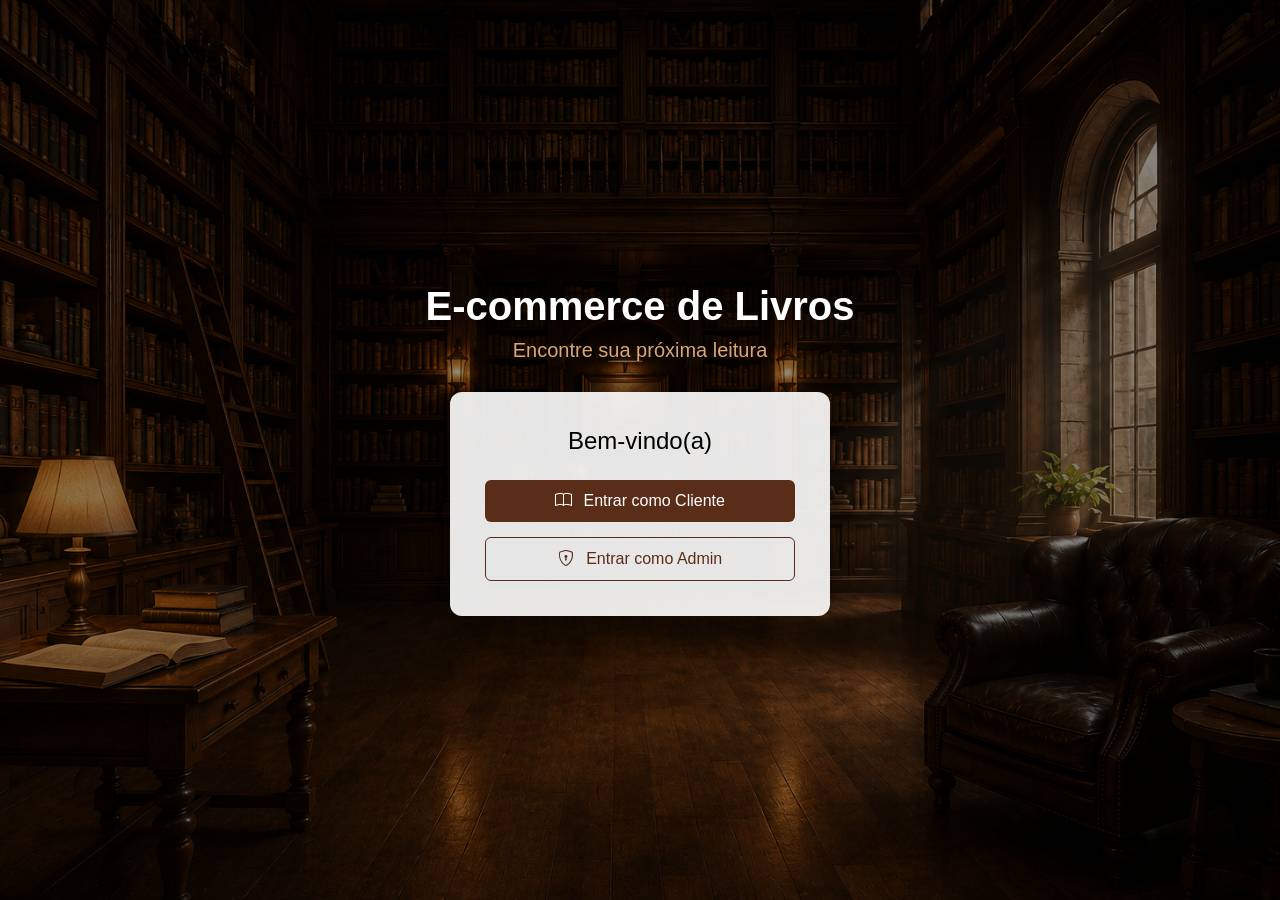
<file: index.html>
<!DOCTYPE html>
<html lang="pt-BR">

<head>
    <meta charset="UTF-8">
    <meta name="viewport" content="width=device-width, initial-scale=1.0">
    <title>E-commerce de Livros</title>
    <link rel="stylesheet" href="css/style.css">
    <!-- Estou utilizando uma biblioteca de icones do Boostrap -->
     <link rel="stylesheet" href="https://cdn.jsdelivr.net/npm/bootstrap-icons@1.13.1/font/bootstrap-icons.min.css">

</head>

<body class="pagina-inicial">

    <main class="container"> <!-- Cria um conteiner principal-->

        <div class="apresentacao">
            <h1>E-commerce de Livros</h1>
            <p> Encontre sua próxima leitura </p>
        </div>

    <div class="card-login">
        <h2>Bem-vindo(a)</h2>

        <div class="botoes">
        <button class="btn-cliente">
            <i class="bi bi-book"></i>
            Entrar como Cliente
        </button>

        <button class="btn-admin">
            <i class="bi bi-shield-lock"></i>
            Entrar como Admin
        </button> 

        </div> 
     </div>

    </main>

    <!-- Modal de login do cliente -->
        <div class="modal-login">
        
            <div class="conteudo-modal">

                <!--Botao para fechar o modal-->
                <button class="btn-fechar-modal">
                    <i class="bi bi-x-lg"></i>
                </button>

                <h2>Login</h2>
                <p>Selecione um cliente para entrar </p>

                    <div class="seletor-cliente">

                            <button class="btn-selecionar-cliente">
                             Selecionar cliente
                            <i class="bi bi-chevron-down"></i>  
                        </button>

                        <div class="lista-clientes">
                                <button>Cliente 1</button>
                                <button>Cliente 2</button>
                                <button>Cliente 3</button>
                                <button>Cliente 4</button>
                                <button>Cliente 5</button>
                                <button>Cliente 6</button>
                        </div>
                      
                        
                    </div> 
                    <!--So aparece depois que um cliente for selecionado-->
                    <button class="btn-entrar-cliente">
                        Entrar
                    </button>
                    <p class="texto-cadastro">Ainda não cadastrado?</p>

                    <button class="btn-cadastrar">Cadastrar-se</button>

                    <div class="form-cadastro-cliente" style="display: none;">

                        <h2>Cadastrar cliente</h2>

                        <label>
                            Nome:
                            <input type="text">
                        </label>

                        <label>
                            CPF:
                            <input type="text" placeholder="000.000.000-00">
                        </label>

                    <label>
                        Email:
                        <input type="email">
                    </label>

                    <label>
                        Telefone:
                        <input type="text" placeholder="(00) 00000-0000">
                    </label>

                    <button class="btn-salvar-cadastro">
                        Salvar cadastro
                    </button>

             </div> 
         </div> 
    </div>

         <script src="js/app.js"></script> <!--conexao com o javascript--> 
</body>

</html>
</file>
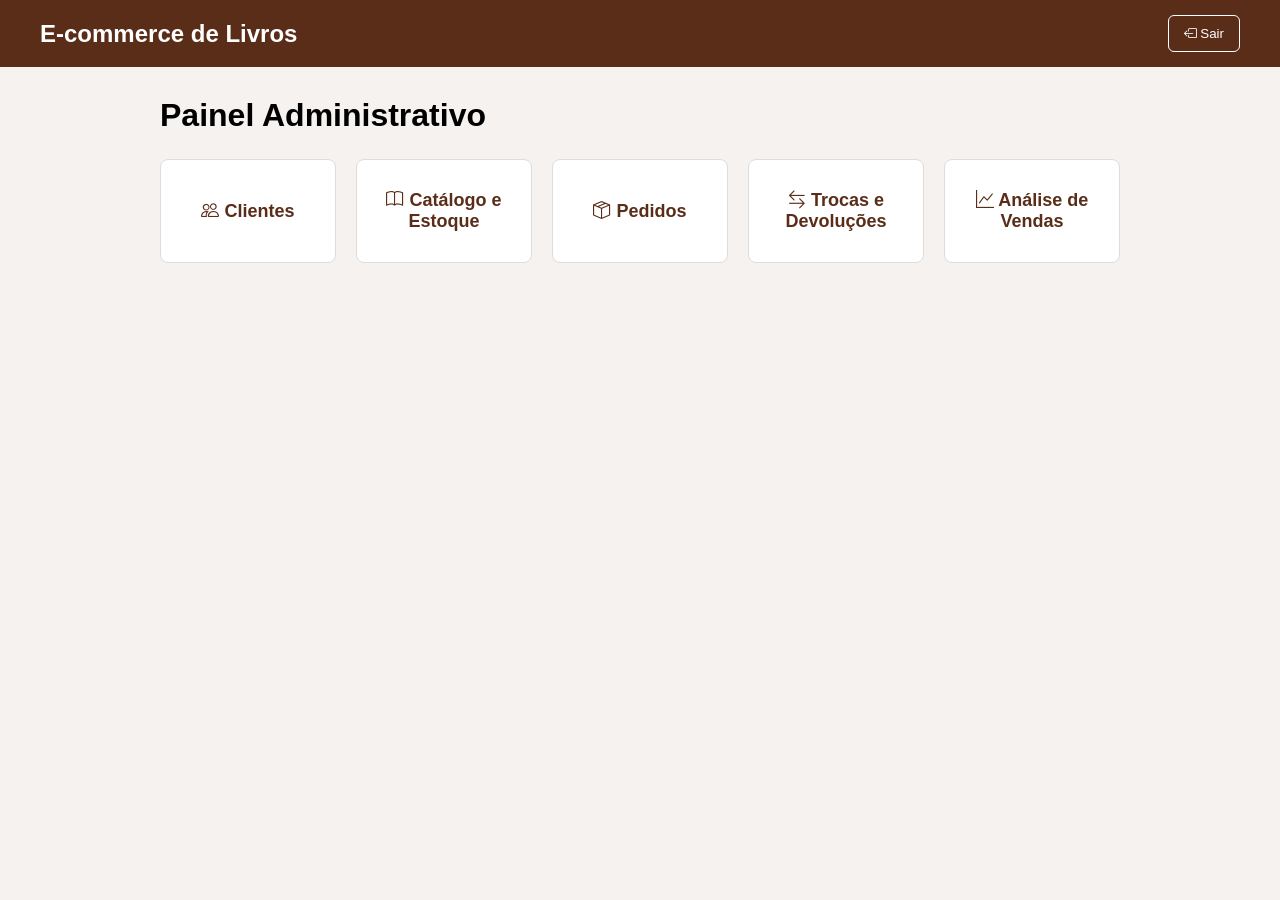
<file: admin/admin.html>
<!DOCTYPE html>
<html lang="pt-BR">
<head>
    <meta charset="UTF-8">
    <meta name="viewport" content="width=device-width, initial-scale=1.0">
    <title>Administração</title>

    <link rel="stylesheet" href="../css/style.css">
    <link rel="stylesheet" href="../css/admin.css">

    <link rel="stylesheet"
href="https://cdn.jsdelivr.net/npm/bootstrap-icons@1.13.1/font/bootstrap-icons.min.css">

</head>
<body class="pagina-admin">

    <header class="cabecalho-admin">

        <h2>E-commerce de Livros</h2>

        <nav class="menu-admin">

            <button class="btn-sair-admin">
                <i class="bi bi-box-arrow-left"></i>
                Sair
            </button>

        </nav>

    </header>

    <main class="admin">
        
        <h1>Painel Administrativo</h1>

        <section class="opcoes-admin">

            <button class="btn-admin-clientes">
                <i class="bi bi-people"></i>
                Clientes
            </button>

            <button class="btn-admin-catalogo">
                <i class="bi bi-book"></i>
                Catálogo e Estoque
            </button>
            
            <button class="btn-admin-pedidos">
                <i class="bi bi-box-seam"></i>
                Pedidos
            </button>

            <button class="btn-admin-trocas">
                <i class="bi bi-arrow-left-right"></i>
                Trocas e Devoluções
            </button>

            <button class="btn-admin-analise">
                <i class="bi bi-graph-up"></i>
                Análise de Vendas
            </button>

        </section>

    </main>

    <script src="../js/admin.js"></script>
    
</body>
</html>
</file>
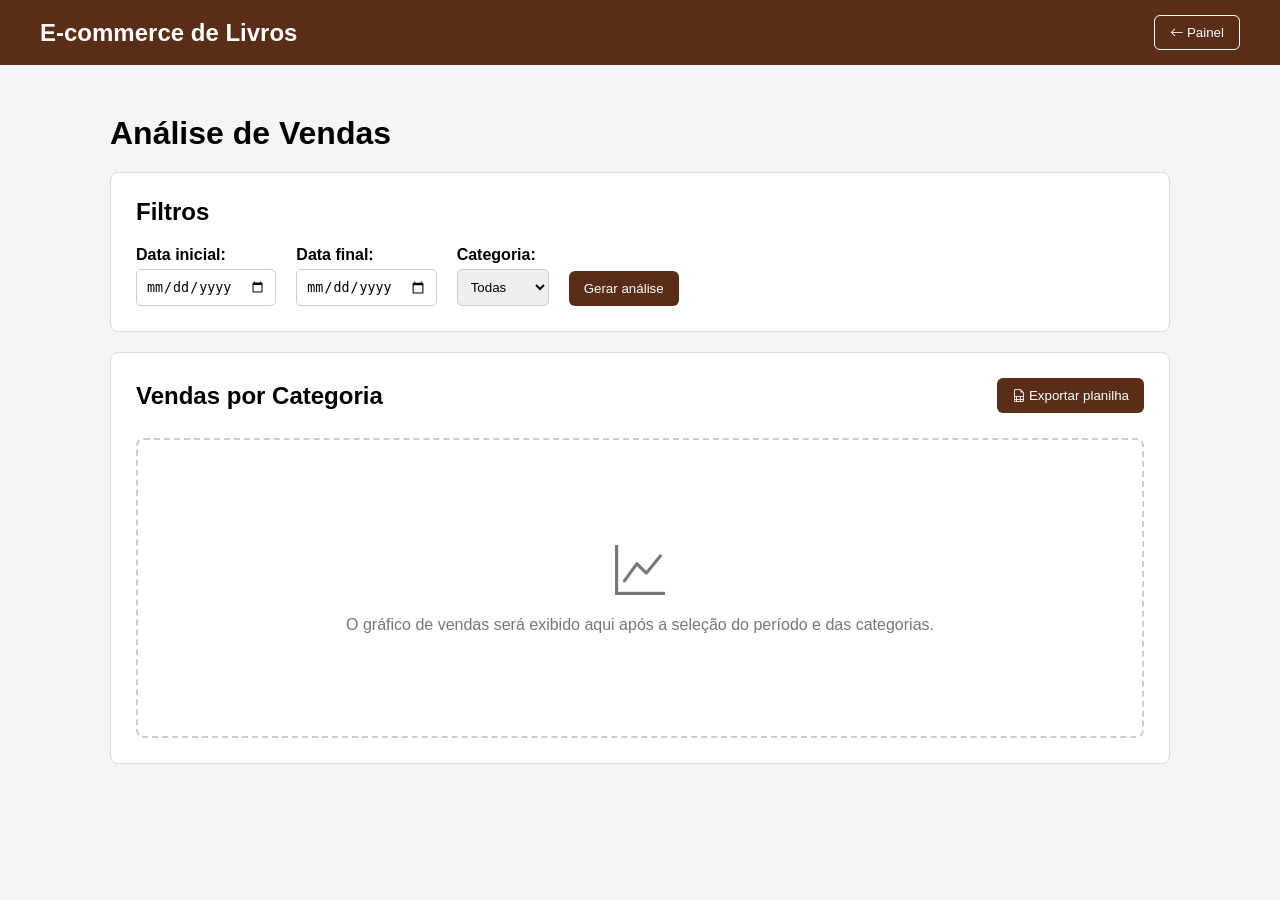
<file: admin/analise-admin.html>
<!DOCTYPE html>
<html lang="pt-BR">

<head>
    <meta charset="UTF-8">
    <meta name="viewport" content="width=device-width, initial-scale=1.0">

    <title>Análise de Vendas - Administração</title>

    <link rel="stylesheet" href="../css/style.css">
    <link rel="stylesheet" href="../css/analise-admin.css">

    <link rel="stylesheet"
        href="https://cdn.jsdelivr.net/npm/bootstrap-icons@1.13.1/font/bootstrap-icons.min.css">
</head>

<body class="pagina-analise-admin">

    <header class="cabecalho-admin">

        <h2>E-commerce de Livros</h2>

        <button class="btn-voltar-admin">
            <i class="bi bi-arrow-left"></i>
            Painel
        </button>

    </header>

    <main class="analise-admin">

        <h1>Análise de Vendas</h1>

        <section class="filtros-analise">

            <h2>Filtros</h2>

            <div class="campos-filtros">

                <label>
                    Data inicial:
                    <input type="date">
                </label>

                <label>
                    Data final:
                    <input type="date">
                </label>

                <label>
                    Categoria:
                    <select>
                        <option>Todas</option>
                        <option>Fantasia</option>
                        <option>Ficção</option>
                        <option>Terror</option>
                    </select>
                </label>

                <button class="btn-gerar-analise">
                    Gerar análise
                </button>

            </div>

        </section>

        <section class="grafico-analise">

            <div class="cabecalho-grafico">

                <h2>Vendas por Categoria</h2>

                <button class="btn-exportar-analise">
                    <i class="bi bi-file-earmark-spreadsheet"></i>
                    Exportar planilha
                </button>

            </div>

            <div class="area-grafico">

                <i class="bi bi-graph-up"></i>

                <p>
                    O gráfico de vendas será exibido aqui após
                    a seleção do período e das categorias.
                </p>

            </div>

        </section>

    </main>

    <script src="../js/analise-admin.js"></script>

</body>

</html>
</file>
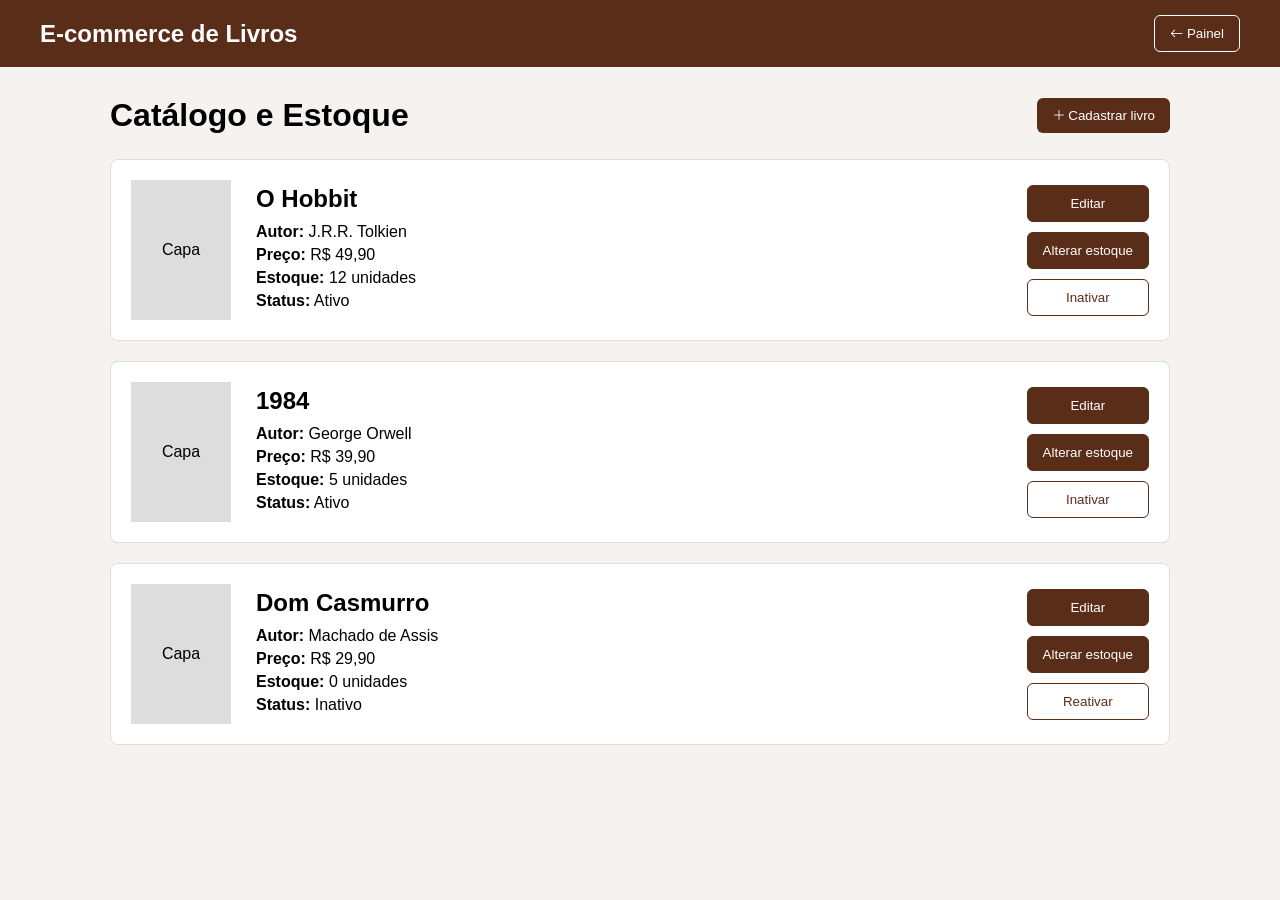
<file: admin/catalogo-admin.html>
<!DOCTYPE html>
<html lang="pt-BR">

<head>
    <meta charset="UTF-8">
    <meta name="viewport" content="width=device-width, initial-scale=1.0">

    <title>Catálogo e Estoque - Administração</title>

    <link rel="stylesheet" href="../css/style.css">
    <link rel="stylesheet" href="../css/catalogo-admin.css">

    <link rel="stylesheet"
    href="https://cdn.jsdelivr.net/npm/bootstrap-icons@1.13.1/font/bootstrap-icons.min.css">
</head>

<body class="pagina-catalogo-admin">

    <header class="cabecalho-admin">

        <h2>E-commerce de Livros</h2>

        <button class="btn-voltar-admin">
            <i class="bi bi-arrow-left"></i>
            Painel
        </button>

    </header>

    <main class="catalogo-admin">

        <div class="cabecalho-catalogo-admin">

            <h1>Catálogo e Estoque</h1>

            <button class="btn-novo-livro">
                <i class="bi bi-plus-lg"></i>
                Cadastrar livro
            </button>

        </div>

<section class="lista-livros-admin">

    <article class="livro-admin">

        <div class="capa-livro-admin">
            Capa
        </div>

        <div class="info-livro-admin">
            <h2>O Hobbit</h2>

            <p><strong>Autor:</strong> J.R.R. Tolkien</p>
            <p><strong>Preço:</strong> R$ 49,90</p>
            <p><strong>Estoque:</strong> 12 unidades</p>
            <p><strong>Status:</strong> Ativo</p>
        </div>

        <div class="acoes-livro-admin">
            <button class="btn-editar-livro">
                Editar
            </button>

            <button class="btn-alterar-estoque">
                Alterar estoque
            </button>

            <button class="btn-inativar-livro">
                Inativar
            </button>
        </div>

    </article>


    <article class="livro-admin">

        <div class="capa-livro-admin">
            Capa
        </div>

        <div class="info-livro-admin">
            <h2>1984</h2>

            <p><strong>Autor:</strong> George Orwell</p>
            <p><strong>Preço:</strong> R$ 39,90</p>
            <p><strong>Estoque:</strong> 5 unidades</p>
            <p><strong>Status:</strong> Ativo</p>
        </div>

        <div class="acoes-livro-admin">
            <button class="btn-editar-livro">
                Editar
            </button>

            <button class="btn-alterar-estoque">
                Alterar estoque
            </button>

            <button class="btn-inativar-livro">
                Inativar
            </button>
        </div>

    </article>


    <article class="livro-admin">

        <div class="capa-livro-admin">
            Capa
        </div>

        <div class="info-livro-admin">
            <h2>Dom Casmurro</h2>

            <p><strong>Autor:</strong> Machado de Assis</p>
            <p><strong>Preço:</strong> R$ 29,90</p>
            <p><strong>Estoque:</strong> 0 unidades</p>
            <p><strong>Status:</strong> Inativo</p>
        </div>

        <div class="acoes-livro-admin">
            <button class="btn-editar-livro">
                Editar
            </button>

            <button class="btn-alterar-estoque">
                Alterar estoque
            </button>

            <button class="btn-reativar-livro">
                Reativar
            </button>
        </div>

    </article>

</section>

    </main>

<!-- Modal para editar livro -->
<div class="modal-editar-livro" style="display: none;">

    <div class="conteudo-modal-editar">

        <button class="btn-fechar-edicao">
            <i class="bi bi-x-lg"></i>
        </button>

        <h2>Editar livro</h2>

        <label>
            Título:
            <input type="text" class="editar-titulo">
        </label>

        <label>
            Autor:
            <input type="text" class="editar-autor">
        </label>

        <label>
            Preço:
            <input type="text" class="editar-preco">
        </label>

        <label>
            Estoque:
            <input type="number" class="editar-estoque" min="0">
        </label>

        <button class="btn-salvar-edicao">
            Salvar alterações
        </button>

    </div>

</div>

<!-- Modal para cadastrar livro -->
<div class="modal-cadastrar-livro" style="display: none;">

    <div class="conteudo-modal-cadastrar">

        <button class="btn-fechar-cadastro">
            <i class="bi bi-x-lg"></i>
        </button>

        <h2>Cadastrar livro</h2>

        <label>
            Título:
            <input type="text" class="cadastro-titulo">
        </label>

        <label>
            Autor:
            <input type="text" class="cadastro-autor">
        </label>

        <label>
            Preço:
            <input type="text" class="cadastro-preco" placeholder="Ex: 49,90">
        </label>

        <label>
            Estoque:
            <input type="number" class="cadastro-estoque" min="0">
        </label>

        <button class="btn-salvar-cadastro-livro">
            Cadastrar livro
        </button>

    </div>

</div>

    <script src="../js/catalogo-admin.js"></script>

</body>

</html>
</file>
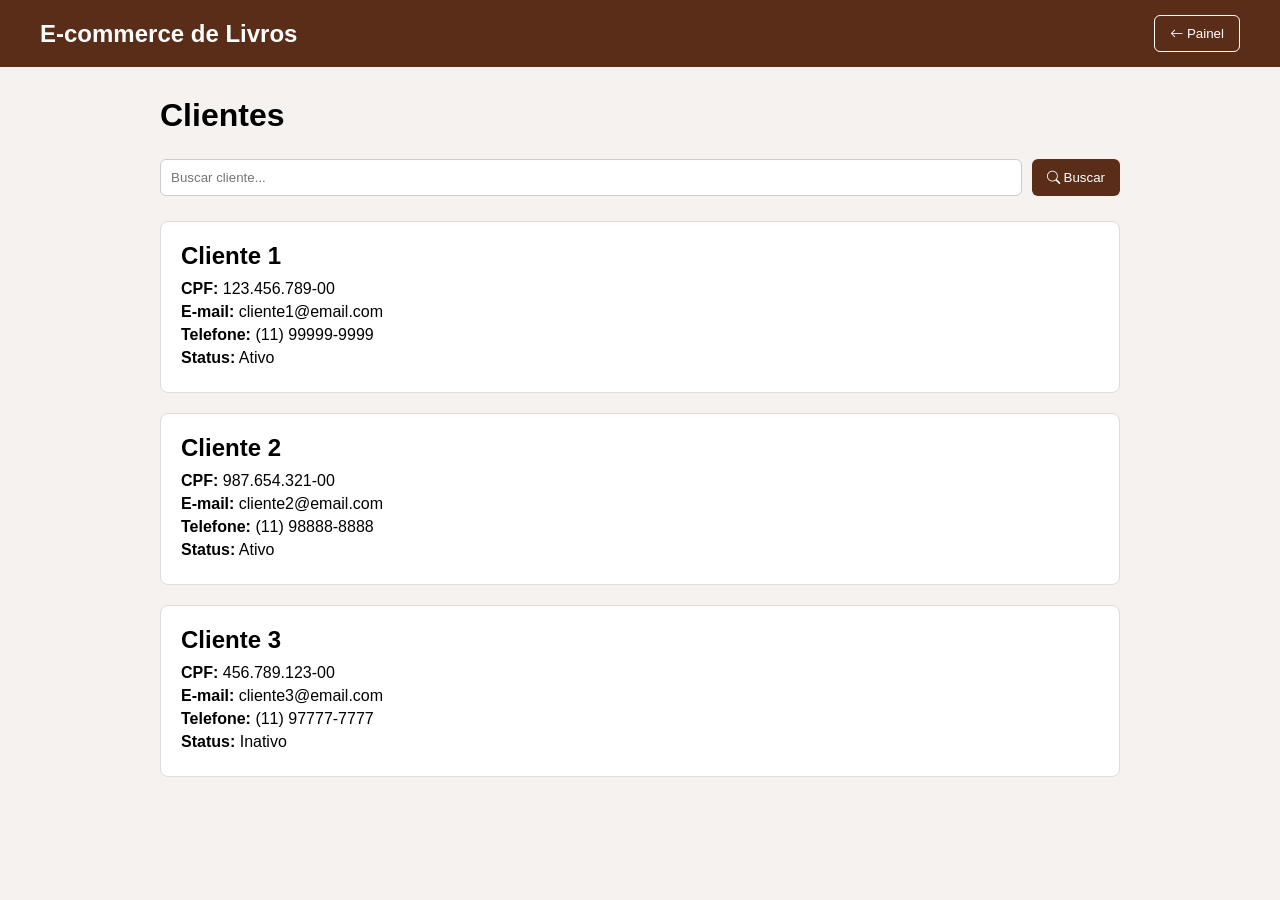
<file: admin/clientes-admin.html>
<!DOCTYPE html>
<html lang="pt-BR">

<head>
    <meta charset="UTF-8">
    <meta name="viewport" content="width=device-width, initial-scale=1.0">

    <title>Clientes - Administração</title>

    <link rel="stylesheet" href="../css/style.css">
    <link rel="stylesheet" href="../css/clientes-admin.css">

    <link rel="stylesheet"
        href="https://cdn.jsdelivr.net/npm/bootstrap-icons@1.13.1/font/bootstrap-icons.min.css">
</head>

<body class="pagina-clientes-admin">

    <header class="cabecalho-admin">

        <h2>E-commerce de Livros</h2>

        <button class="btn-voltar-admin">
            <i class="bi bi-arrow-left"></i>
            Painel
        </button>

    </header>

    <main class="clientes-admin">

        <h1>Clientes</h1>

        <div class="busca-cliente-admin">

            <input type="text"
                class="campo-busca-cliente"
                placeholder="Buscar cliente...">

            <button class="btn-buscar-cliente">
                <i class="bi bi-search"></i>
                Buscar
            </button>

        </div>

        <section class="lista-clientes-admin">

            <article class="cliente-admin">

                <h2>Cliente 1</h2>

                <p><strong>CPF:</strong> 123.456.789-00</p>
                <p><strong>E-mail:</strong> cliente1@email.com</p>
                <p><strong>Telefone:</strong> (11) 99999-9999</p>
                <p><strong>Status:</strong> Ativo</p>

            </article>

            <article class="cliente-admin">

                <h2>Cliente 2</h2>

                <p><strong>CPF:</strong> 987.654.321-00</p>
                <p><strong>E-mail:</strong> cliente2@email.com</p>
                <p><strong>Telefone:</strong> (11) 98888-8888</p>
                <p><strong>Status:</strong> Ativo</p>

            </article>

            <article class="cliente-admin">

                <h2>Cliente 3</h2>

                <p><strong>CPF:</strong> 456.789.123-00</p>
                <p><strong>E-mail:</strong> cliente3@email.com</p>
                <p><strong>Telefone:</strong> (11) 97777-7777</p>
                <p><strong>Status:</strong> Inativo</p>

            </article>

        </section>

    </main>

    <script src="../js/clientes-admin.js"></script>

</body>

</html>
</file>
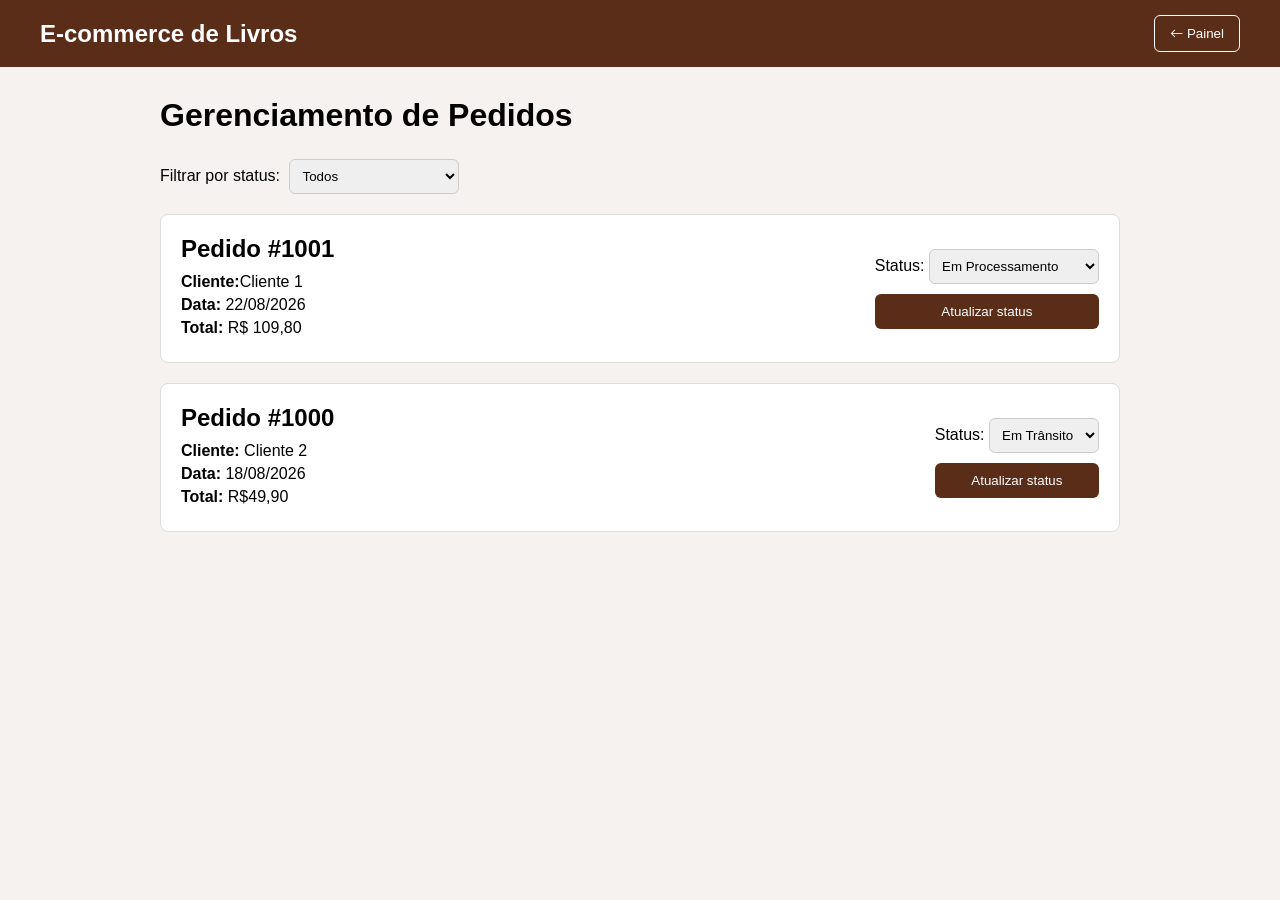
<file: admin/pedidos-admin.html>
<!DOCTYPE html>
<html lang="pt-BR">
<head>
    <meta charset="UTF-8">
    <meta name="viewport" content="width=device-width, initial-scale=1.0">
    <title>Pedidos - Administração</title>

    <link rel="stylesheet" href="../css/style.css">
    <link rel="stylesheet" href="../css/pedidos-admin.css">

    <link rel="stylesheet"
href="https://cdn.jsdelivr.net/npm/bootstrap-icons@1.13.1/font/bootstrap-icons.min.css">

</head>
<body class="pagina-pedidos-admin">

    <header class="cabecalho-admin">

        <h2>E-commerce de Livros</h2>

        <button class="btn-voltar-admin">
            <i class="bi bi-arrow-left"></i>
            Painel
        </button>

    </header>

    <main class="pedidos-admin">

        <h1>Gerenciamento de Pedidos</h1>

        <div class="filtro-pedidos">

            <label>
                Filtrar por status:

                <select class="filtro-status">
                    <option value="todos">Todos</option>
                    <option value="processamento">Em Processamento</option>
                    <option value="pagamento">Pagamento Realizado</option>
                    <option value="transito">Em Trânsito</option>
                    <option value="entregue">Entregue</option>
                    <option value="troca">Troca Solicitada</option>

                </select>
            </label>

        </div>

        <section class="lista-pedidos">

            <article class="pedido-admin" data-status="pagamento">

                <div class="info-pedido-admin">
                    <h2>Pedido #1001</h2>

                    <p><strong>Cliente:</strong>Cliente 1</p>
                    <p><strong>Data:</strong> 22/08/2026</p>
                    <p><strong>Total:</strong> R$ 109,80</p>
                </div>

                <div class="status-admin">

                    <label>
                        Status:

                        <select class="status-pedido-admin">
                            <option>Em Processamento</option>
                            <option>Pagamento Realizado</option>
                            <option>Em Trânsito</option>
                            <option>Entregue</option>
                        </select>
                    </label>

                    <button class="btn-atualizar-status">
                        Atualizar status
                    </button>
                    
                </div>
                
            </article>

            <article class="pedido-admin" data-status="entregue">

                <div class="info-pedido-admin">
                    <h2>Pedido #1000</h2>

                    <p><strong>Cliente:</strong> Cliente 2</p>
                    <p><strong>Data:</strong> 18/08/2026</p>
                    <p><strong>Total:</strong> R$49,90</p>
                </div>

                <div class="status-admin">

                    <label>
                        Status:

                        <select class="status-pedido-admin">
                            <option>Em Trânsito</option>
                            <option>Entregue</option>
                        </select>
                    </label>

                    <button class="btn-atualizar-status">
                        Atualizar status
                    </button>

                </div>

            </article>

        </section>
    </main>

    <script src="../js/pedidos-admin.js"></script>
    
</body>
</html>
</file>
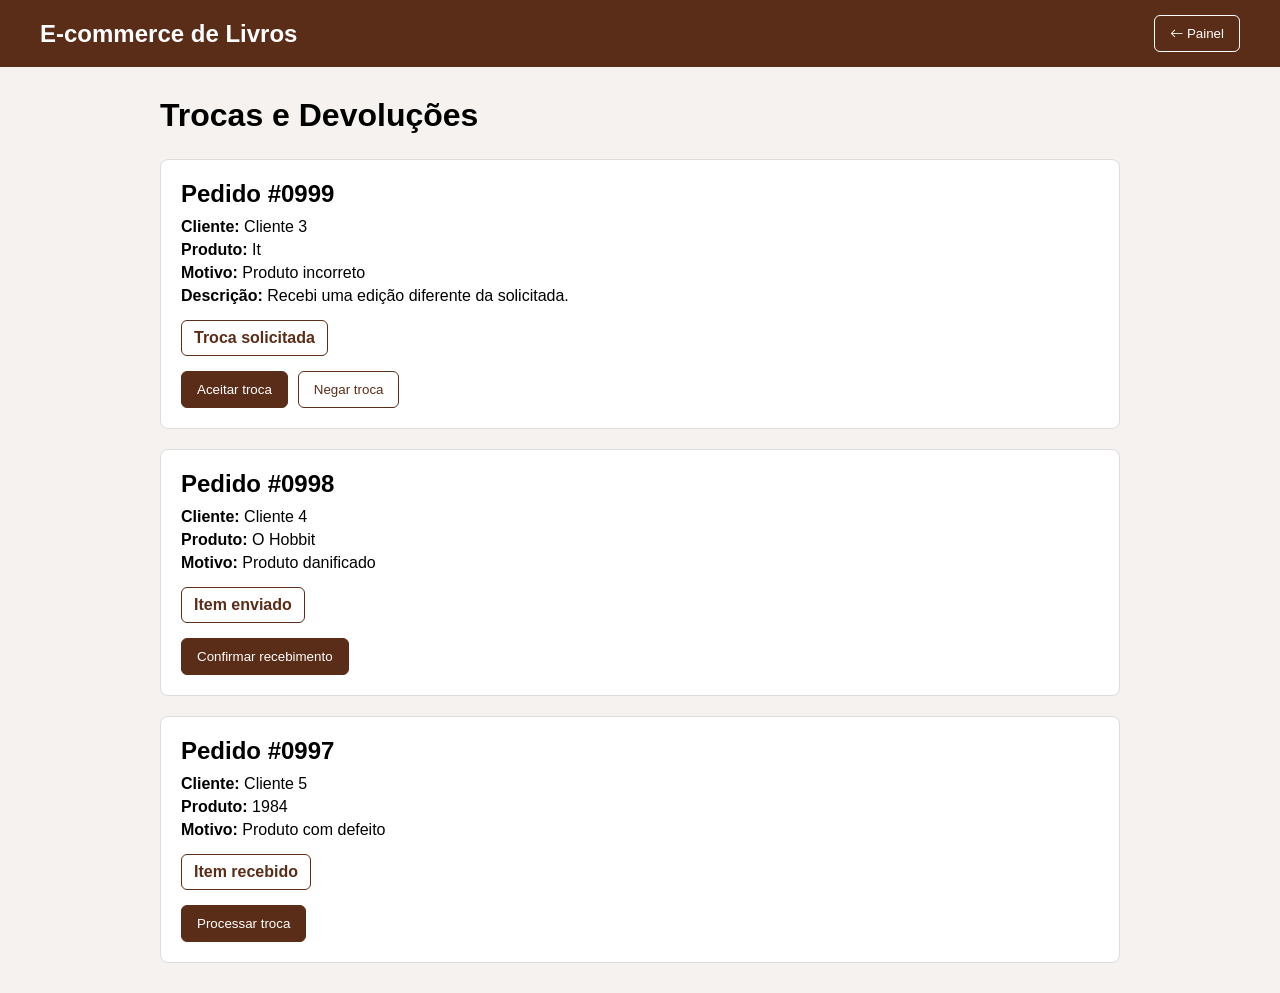
<file: admin/trocas-admin.html>
<!DOCTYPE html>
<html lang="pt-BR">
<head>
    <meta charset="UTF-8">
    <meta name="viewport" content="width=device-width, initial-scale=1.0">
    <title>Trocas e Devoluções - Administração</title>

    <link rel="stylesheet" href="../css/style.css">
    <link rel="stylesheet" href="../css/trocas-admin.css">

    <link rel="stylesheet"
href="https://cdn.jsdelivr.net/npm/bootstrap-icons@1.13.1/font/bootstrap-icons.min.css">

</head>
<body class="pagina-trocas-admin">
    
    <header class="cabecalho-admin">

        <h2>E-commerce de Livros</h2>

        <button class="btn-voltar-admin">
            <i class="bi bi-arrow-left"></i>
            Painel
        </button>

    </header>

    <main class="trocas-admin">

        <h1>Trocas e Devoluções</h1>

        <section class="lista-trocas">

            <article class="troca-admin">

                <div class="info-troca">
                    <h2>Pedido #0999</h2>

                    <p><strong>Cliente:</strong> Cliente 3</p>
                    <p><strong>Produto:</strong> It</p>
                    <p><strong>Motivo:</strong> Produto incorreto</p>
                    <p><strong>Descrição:</strong> Recebi uma edição diferente da solicitada.</p>
                </div>

                <div class="status-troca">
                    <strong>Troca solicitada</strong>
                </div>

                <div class="acoes-troca">
                    <button class="btn-aceitar-troca">
                        Aceitar troca
                    </button>

                    <button class="btn-negar-troca">
                        Negar troca
                    </button>
                </div>

            </article>

            <article class="troca-admin">

                <div class="info-troca">
                    <h2>Pedido #0998</h2>

                    <p><strong>Cliente:</strong> Cliente 4</p>
                    <p><strong>Produto:</strong> O Hobbit</p>
                    <p><strong>Motivo:</strong> Produto danificado</p>
                </div>

                <div class="status-troca">
                    <strong>Item enviado</strong>
                </div>

                <div class="acoes-troca">
                    <button class="btn-confirmar-recebimento-troca">
                        Confirmar recebimento
                    </button>
                </div>

            </article>

            <article class="troca-admin">

                <div class="info-troca">
                    <h2>Pedido #0997</h2>

                    <p><strong>Cliente:</strong> Cliente 5</p>
                    <p><strong>Produto:</strong> 1984</p>
                    <p><strong>Motivo:</strong> Produto com defeito</p>
                </div>

                <div class="status-troca">
                    <strong>Item recebido</strong>
                </div>

                <div class="acoes-troca">
                    <button class="btn-processar-troca">
                        Processar troca
                    </button>
                </div>
                
                <div class="cupom-gerado" style="display: none;">

                    <strong>Cupom gerado:</strong>

                    <span class="codigo-cupom">
                        TROCA0997
                    </span>

                    <p>Valor: R$ 39,90</p>

                </div>

            </article>
            
        </section>

    </main>

    <script src="../js/trocas-admin.js"></script>
    
</body>
</html>
</file>
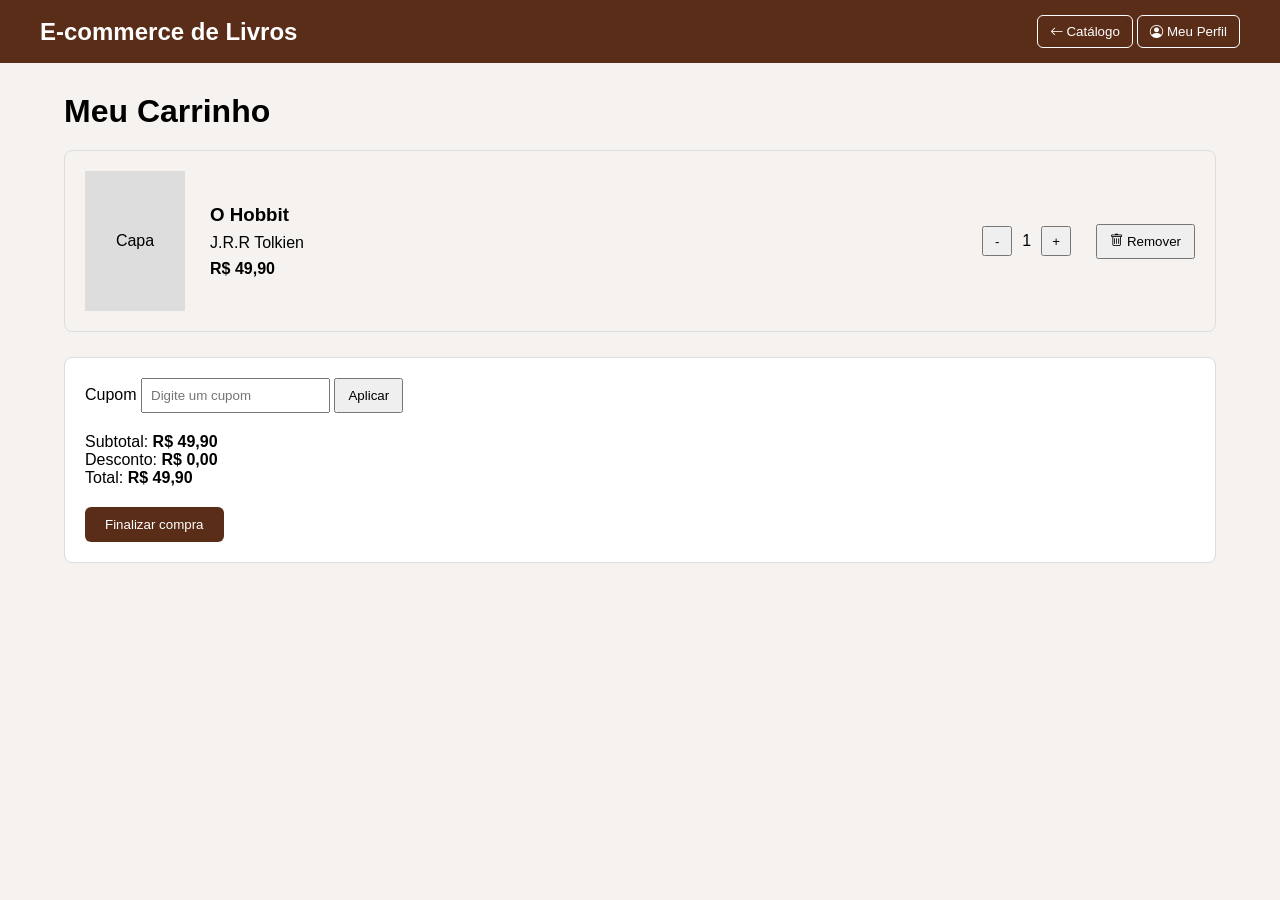
<file: cliente/carrinho.html>
<!DOCTYPE html>
<html lang="pt-BR">
<head>
    <meta charset="UTF-8">
    <meta name="viewport" content="width=device-width, initial-scale=1.0">
    <title>Carrinho</title>
    <link rel="stylesheet" href="../css/style.css">
    <link rel="stylesheet" href="../css/carrinho.css">

    <link rel="stylesheet"
    href="https://cdn.jsdelivr.net/npm/bootstrap-icons@1.13.1/font/bootstrap-icons.min.css">

</head>
<body class="pagina-carrinho">
    
    <header class="cabecalho-cliente">

        <h2>E-commerce de Livros</h2>

        <nav class="menu-cliente">
            <button class="btn-voltar-catalogo">
                <i class="bi bi-arrow-left"></i>
                Catálogo
            </button>

            <button class="btn-perfil">
                <i class="bi bi-person-circle"></i>
                Meu Perfil
            </button>
        </nav>
    </header>

    <main class="carrinho">
        <h1>Meu Carrinho</h1>

        <section class="itens-carrinho">

            <p class="carrinho-vazio" style="display: none;">
             Seu carrinho está vazio.
            </p>

            <!-- Demonstraçao do Prototipo(tirar depois)-->
             <article class="item-carrinho">

                <div class="capa-carrinho">
                    Capa
                </div>

                <div class="info-item-carrinho">
                    <h3>O Hobbit</h3>
                    <p> J.R.R Tolkien</p>
                    <strong>R$ 49,90</strong>
                </div>

                <div class="controle-quantidade">
                    <button class="btn-diminuir">-</button>
                    <span class="quantidade">1</span>
                    <button class="btn-aumentar">+</button>
                </div>

                <button class="btn-remover">
                    <i class="bi bi-trash"></i>
                    Remover
                </button>

             </article>

             
            
        </section>

        <section class="resumo-carrinho">

            <div class="cupom-carrinho">
                <label for="cupom">Cupom</label>
                <input type="text" id="cupom" placeholder="Digite um cupom">
                <button class="btn-aplicar-cupom">Aplicar</button>
            </div>

            <div class="valores-carrinho">
                <p>Subtotal: <strong class="valor-subtotal">R$ 49,90</strong></p>
                <p>Desconto: <strong class="valor-desconto">R$ 0,00</strong></p>
                <p>Total: <strong class="valor-total">R$ 49,90</strong></p>
            </div>

            <button class="btn-finalizar-compra">
                Finalizar compra
            </button>

        </section>

    </main>
    
    <script src="../js/carrinho.js"></script>

</body>
</html>
</file>
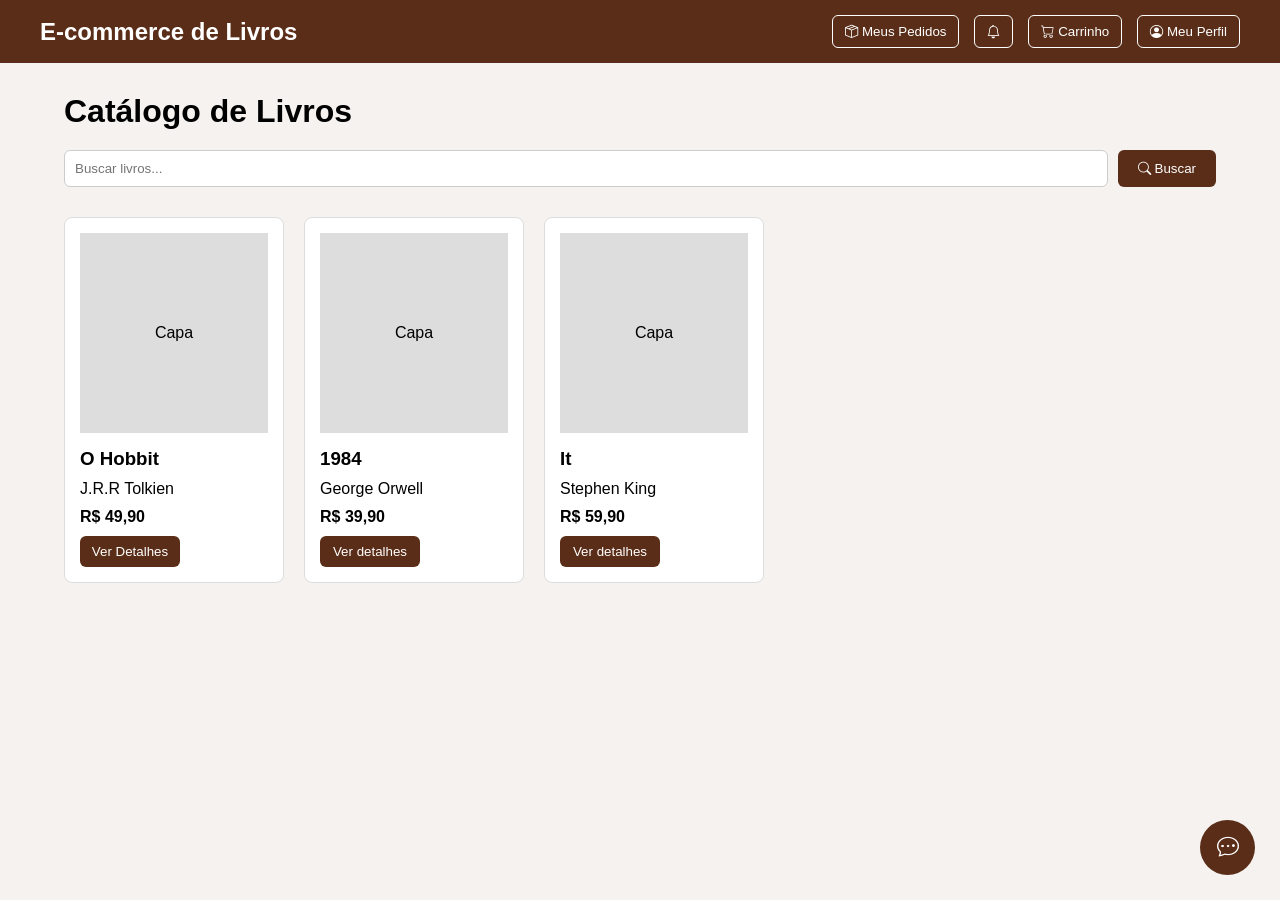
<file: cliente/catalogo.html>
<!DOCTYPE html>
<html lang="pt-BR">
<head>
    <meta charset="UTF-8">
    <meta name="viewport" content="width=device-width, initial-scale=1.0">
    <title>Catálogo de Livros</title>

    <link rel="stylesheet" href="../css/style.css">
    <link rel="stylesheet" href="../css/catalogo.css">

    <!-- Biblioteca de ícones Bootstrap Icons-->
     <link rel="stylesheet"
        href="https://cdn.jsdelivr.net/npm/bootstrap-icons@1.13.1/font/bootstrap-icons.min.css">
</head>

<body class="pagina-catalogo">
    
    <!-- Cabeçalho do cliente-->
    <header class="cabecalho-cliente">

        <h2> E-commerce de Livros</h2>

        <nav class="menu-cliente">

            <button class="btn-pedidos">
                <i class="bi bi-box-seam"></i>
                Meus Pedidos
            </button>
            <button class="btn-notificacoes">
                <i class="bi bi-bell"></i>
            </button>

            <button class="btn-carrinho">
                <i class="bi bi-cart"></i>
                Carrinho
            </button>

            <button class="btn-perfil">
                <i class="bi bi-person-circle"></i>
                Meu Perfil
            </button>
        </nav>

    </header>

    <!-- Conteudo principal do catalogo-->
     <main class="catalogo">

        <h1>Catálogo de Livros</h1>

        <!-- Busca-->
         <div class="busca-catalogo">
            <input type="text"
            class="campo-busca-catalogo"
            placeholder="Buscar livros...">

            <button class="btn-buscar-catalogo">
                <i class="bi bi-search"></i>
                Buscar
            </button>
         </div>

         <!-- Livros exemplo para o prototipo-->
          <section class="lista-livros">

            <article class="card-livro">
                <div class="capa-placeholder">Capa</div>

                <h3>O Hobbit</h3>
                <p>J.R.R Tolkien</p>
                <strong>R$ 49,90</strong>

                <button class="btn-detalhes" >
                    Ver Detalhes
                </button>
            </article>

            <article class="card-livro">
                <div class="capa-placeholder">Capa</div>

                <h3>1984</h3>
                <p> George Orwell</p>
                <strong> R$ 39,90</strong>

                <button class="btn-detalhes">
                    Ver detalhes
                </button>
            </article>

            <article class="card-livro">
                <div class="capa-placeholder">Capa</div>
                    
                    <h3>It</h3>
                    <p>Stephen King</p>
                    <strong>R$ 59,90</strong>

                    <button class="btn-detalhes">
                        Ver detalhes
                    </button>
            </article>

          </section>

     </main>

     <!--Modal de detalhes no catalogo de livros-->
     <div class="modal-livro">

        <div class="conteudo-modal-livro">

         <!--Botao para fechar o modal-->
            <button class="btn-fechar-livro">
                 <i class="bi bi-x-lg"></i>
            </button>
           
            <div class="detalhes-livro">

                <!-- Capa temporaria-->
                 <div class="capa-modal">Capa</div>

                 <!-- Informaçoes do livro-->
                  <div class="informacoes-livro">

                    <h2 class="titulo-livro-modal">O hobbit</h2>

                    <p><strong>Autor:</strong> <span class="autor-livro-modal">J.R.R Tolkien</span></p>

                    <p><strong>Categoria:</strong> <span class="categoria-livro-modal">Fantasia</span></p>

                    <p><strong>Editora:</strong> <span class="editora-livro-modal">HarperCollins</span></p>

                    <p><strong>Páginas:</strong> <span class="paginas-livro-modal">336</span></p>

                    <p class="sinopse-livro-modal">
                        Bilbo Bolseiro vive uma vida tranquila até ser convidadoo para participar de uma aventura.
                    </p>

                </div>
                <div class="area-compra-livro">

                <strong class="preco-livro-modal">R$ 49,90</strong>

                <div class="quantidade-livro">
                    <label for="quantidade">Quantidade:</label>
                    <input type="number" id="quantidade" value="1" min="1">

                    <button class="btn-adicionar-carrinho">
                        <i class="b1 b1-cart-plus"></i>
                        Adicionar ao carrinho
                    </button>
                </div>
            </div>

            </div>
         </div>
     </div>

<!-- Chatbot -->
<button class="btn-chatbot">
    <i class="bi bi-chat-dots"></i>
</button>

<div class="chatbot" style="display: none;">

    <div class="cabecalho-chatbot">
        <strong>Assistente de Livros</strong>

        <button class="btn-fechar-chatbot">
            <i class="bi bi-x-lg"></i>
        </button>
    </div>

    <div class="mensagens-chatbot">

        <p class="mensagem-bot">
            Olá! Posso ajudar você a encontrar sua próxima leitura.
        </p>

    </div>

    <div class="entrada-chatbot">

        <input type="text"
            class="campo-chatbot"
            placeholder="Digite sua mensagem...">

        <button class="btn-enviar-chatbot">
            Enviar
        </button>

    </div>

</div>    
     <script src="../js/catalogo.js"></script>
</body>
</html>
</file>
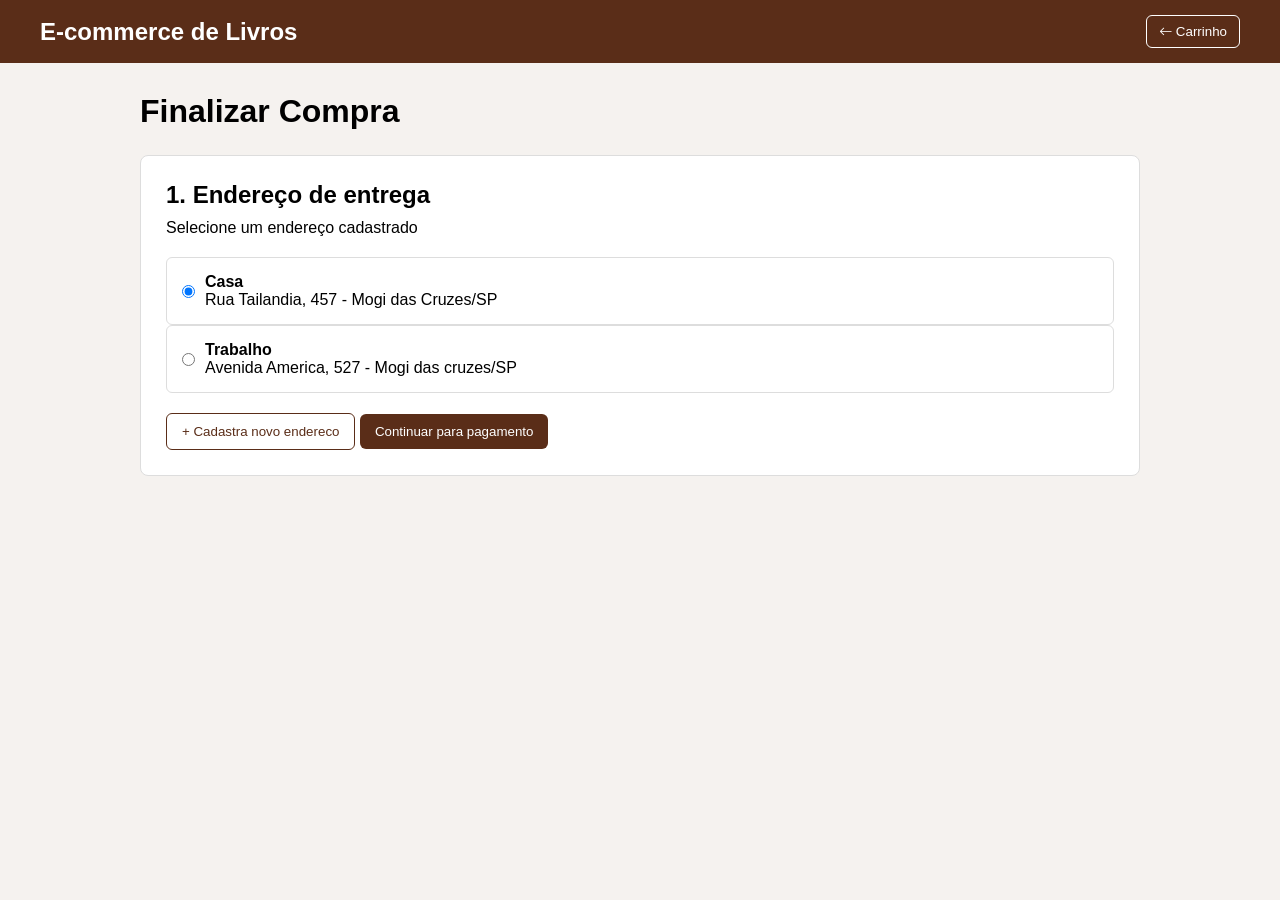
<file: cliente/checkout.html>
<!DOCTYPE html>
<html lang="pt-BR">
<head>
    <meta charset="UTF-8">
    <meta name="viewport" content="width=device-width, initial-scale=1.0">
    <title>Checkout</title>

    <link rel="stylesheet" href="../css/style.css">
<link rel="stylesheet" href="../css/checkout.css">

<link rel="stylesheet"
    href="https://cdn.jsdelivr.net/npm/bootstrap-icons@1.13.1/font/bootstrap-icons.min.css">

    

</head>
<body class="pagina-checkout">

    <header class="cabecalho-cliente">
        <h2>E-commerce de Livros</h2>

        <nav class="menu-cliente">
            <button class="btn-voltar-carrinho">
                <i class="bi bi-arrow-left"></i>
                Carrinho
            </button>
        </nav>
    </header>

    <main class="checkout">

        <h1>Finalizar Compra</h1>

        <section class="etapa-endereco">

            <h2>1. Endereço de entrega</h2>
            <p>Selecione um endereço cadastrado</p>

            <div class="enderecos">

            <label class="endereco"> 
                
                <input type="radio" name="endereco" checked> <!--Esse "radio" serve para quando o usuario marcar uma caixinha, a outra desmarca automatiamente-->
                <span>
                    <strong>Casa</strong><br>
                    Rua Tailandia, 457 - Mogi das Cruzes/SP
                </span>
            </label>

            <label class="endereco">
                <input type="radio" name="endereco">
                <span>
                    <strong>Trabalho</strong><br>
                    Avenida America, 527 - Mogi das cruzes/SP
                </span>
            </label>

        </div>

        <button class="btn-novo-endereco">
            + Cadastra novo endereco
        </button>

        <div class="form-novo-endereco" style="display: none;">
            <h3>Novo endereço</h3>

            <label>
                Apelido:
                <input type="text" placeholder="Ex: Casa">
            </label>

            <label>
                CEP:
                <input type="text" placeholder="00000-000">
            </label>

            <label>
                Rua:
                <input type="text">
            </label>

            <label>
                Número:
                <input type="text">
            </label>

            <label>
                Cidade:
                <input type="text">
            </label>

            <label>
                Estado:
                <input type="text" maxlength="2">
            </label>

            <button class="btn-salvar-endereco">
                Salvar endereço
            </button>

            <button class="btn-cancelar-endereco">
                Cancelar
            </button>
            
        </div>

        <button class="btn-continuar-pagamento">
            Continuar para pagamento
        </button>

    </section>

<section class="etapa-pagamento" style="display: none;">

    <h2>2. Pagamento</h2>
    <p>Selecione uma ou mais formas de pagamento</p>

    <div class="cartoes">

        <div class="cartao-pagamento">

            <label class="cartao">
                <input type="checkbox" class="cartao-selecionado">

                <span>
                    <strong>Mastercard final 4587</strong><br>
                    Cartão preferencial
                </span>
            </label>

            <input type="text"
                class="valor-cartao"
                placeholder="Valor neste cartão">

        </div>

        <div class="cartao-pagamento">

            <label class="cartao">
                <input type="checkbox" class="cartao-selecionado">

                <span>
                    <strong>Visa final 2021</strong>
                </span>
            </label>

            <input type="text"
                class="valor-cartao"
                placeholder="Valor neste cartão">

        </div>

    </div>

    <div class="cupom-checkout">

        <label>
            Cupom:

            <select class="cupom-pagamento">
                <option value="">Nenhum cupom</option>
                <option value="LIVRO10">
                    LIVRO10 - 10% de desconto
                </option>
                <option value="TROCA0997">
                    TROCA0997 - R$ 39,90
                </option>
            </select>

        </label>

    </div>

    <button class="btn-novo-cartao">
        + Cadastrar novo cartão
    </button>

    <div class="form-novo-cartao" style="display: none;">

        <h3>Novo cartão</h3>

        <label>
            Número do cartão:
            <input type="text" placeholder="0000 0000 0000 0000">
        </label>

        <label>
            Nome do cartão:
            <input type="text">
        </label>

        <label>
            Validade:
            <input type="text" placeholder="MM/AA">
        </label>

        <label>
            CVV:
            <input type="text" maxlength="3">
        </label>

        <button class="btn-salvar-cartao">
            Salvar cartão
        </button>

        <button class="btn-cancelar-novo-cartao">
            Cancelar
        </button>

    </div>

    <button class="btn-continuar-resumo">
        Continuar
    </button>

</section>

    <section class="etapa-resumo" style="display: none;">

        <h2>3. Resumo do pedido</h2>

        <div class="resumo-produto">
            <h3>O Hobbit</h3>
            <p>Quantidade: 1</p>
            <p>Preço unitario: 49,90</p>
        </div>

        <div class="resumo-entrega">
            <h3>Entrega</h3>
            <p>Casa</p>
            <p>Rua Tailandia, 457 - Mogi das Cruzes/SP</p>
        </div>

        <div class="resumo-valores">
            <p>Frete: <strong>R$ 10,00</strong></p>
            <p>Total: <strong>R$ 59,90</strong></p>
        </div>

        <div class="resumo-pagamento">

            <h3>Pagamento combinado</h3>

            <p>Mastercard final 4587 - R$ 20,00</p>
            <p>Visa final 2021 - R$ 20,00</p>
            <p>Cupom TROCA0997 - R$ 19,90</p>
        </div>        

        <button class="btn-confirmar-pedido">
            Confirmar pedido
        </button>
        
    </section>

    </main>
    <script src="../js/checkout.js"></script>
</body>
</html>
</file>
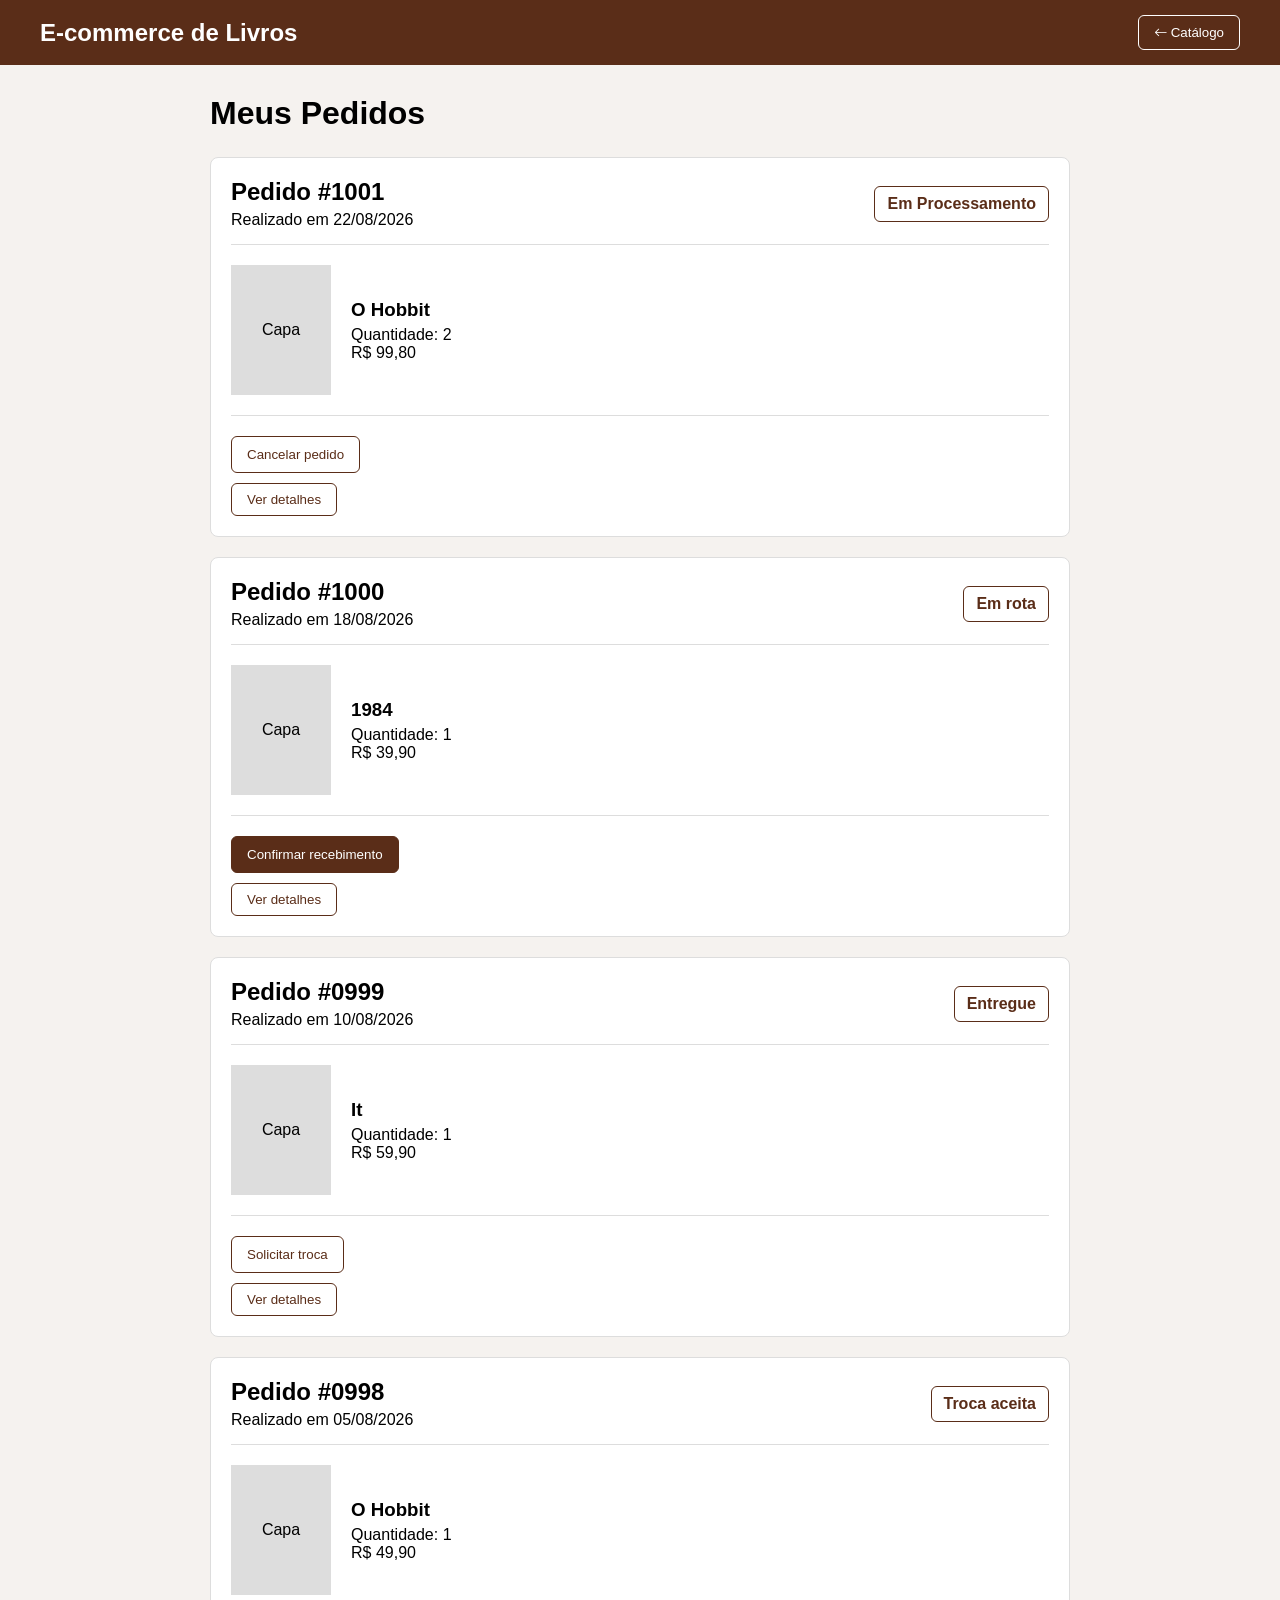
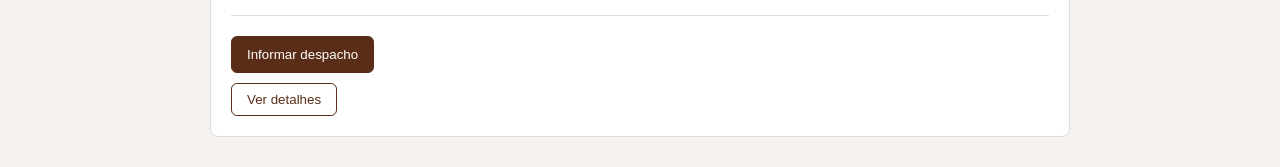
<file: cliente/pedidos.html>
<!DOCTYPE html>
<html lang="pt-BR">
<head>
    <meta charset="UTF-8">
    <meta name="viewport" content="width=device-width, initial-scale=1.0">
    <title>Meus Pedidos</title>

    <link rel="stylesheet" href="../css/style.css">
    <link rel="stylesheet" href="../css/pedidos.css">

    <link rel="stylesheet"
    href="https://cdn.jsdelivr.net/npm/bootstrap-icons@1.13.1/font/bootstrap-icons.min.css">
</head>
<body class="pagina-pedidos">

   <header class="cabecalho-cliente">

    <h2>E-commerce de Livros</h2>

    <nav class="menu-cliente">
        <button class="btn-voltar-catalogo">
            <i class="bi bi-arrow-left"></i>
            Catálogo
        </button>
    </nav>

   </header>

   <main class="pedidos">

        <h1>Meus Pedidos</h1>

        <article class="pedido">

            <div class="cabecalho-pedido">
                <div>
                    <h2>Pedido #1001</h2>
                    <p>Realizado em 22/08/2026</p>
                </div>

                <strong class="status-pedido">
                    Em Processamento
                </strong>
            </div>

            <div class="item-pedido">

                <div class="capa-pedido">
                    Capa
                </div>

                <div>
                    <h3>O Hobbit</h3>
                    <p>Quantidade: 2</p>
                    <p>R$ 99,80</p>
                </div>

            </div>

            <div class="acoes-pedido">
         
                <button class="btn-cancelar-pedido">
                    Cancelar pedido
                </button>

            </div>

            <div class="detalhes-pedido" style="display: none;">

                <h3>Detalhes do pedido</h3>

                <p><strong>Endereco:</strong> Rua Tailandia, 457 - Mogi das Cruzes/SP</p>

                <p><strong>Pagamento:</strong> Mastercard final 4587</p>

                <p><strong>Subtotal</strong> R$ 99.80</p>

                <p><strong>Frete:</strong> R$ 10,00</p>

                <p><strong>Total:</strong> R$ 109,80</p>

            </div>

            <button class="btn-ver-detalhes">
                Ver detalhes
            </button>

        </article>
        
        <article class="pedido">

            <div class="cabecalho-pedido">
                <div>
                    <h2>Pedido #1000</h2>
                    <p>Realizado em 18/08/2026</p>
                </div>

                <strong class="status-pedido">
                    Em rota
                </strong>
            </div>

            <div class="item-pedido">
                <div class="capa-pedido">Capa</div>

                <div>
                    <h3>1984</h3>
                    <p>Quantidade: 1</p>
                    <p>R$ 39,90</p>
                </div>
            </div>

            <div class="acoes-pedido">
                <button class="btn-confirmar-recebimento">
                    Confirmar recebimento
                </button>
            </div>

            <div class="detalhes-pedido" style="display: none;">

                <h3>Detalhes do pedido</h3>

                <p><strong>Endereço:</strong> Avenida América, 527 - Mogi das Cruzes/SP</p>

                <p><strong>Pagamento:</strong> Visa final 2021</p>

                <p><strong>Subtotal:</strong> R$ 39,90</p>

                <p><strong>Frete:</strong> R$ 10,00</p>

                <p><strong>Total:</strong>R$ 49,90</p>


            </div>

            <button class="btn-ver-detalhes">
                Ver detalhes
            </button>

        </article>

        <article class="pedido">

            <div class="cabecalho-pedido">
                <div>
                    <h2>Pedido #0999</h2>
                    <p>Realizado em 10/08/2026</p>
                </div>

                <strong class="status-pedido">
                    Entregue
                </strong>
            </div>

            <div class="item-pedido">
                <div class="capa-pedido">Capa</div>

                <div>
                    <h3>It</h3>
                    <p>Quantidade: 1</p>
                    <p>R$ 59,90</p>
                </div>
            </div>

            <div class="acoes-pedido">
                <button class="btn-solicitar-troca">
                    Solicitar troca
                </button>
            </div>

            <div class="form-troca" style="display: none;">

                <h3>Solicitar troca</h3>

                <label>
                    Motivo:
                    <select class="motivo-troca">
                        <option>Produt com defeitro</option>
                        <option>Produto incorreto</option>
                        <option>Produto danificado</option>
                        <option>Outro</option>
                    </select>
                </label>

                <label>
                    Descrição:
                    <textarea class="descricao-troca" rows="4"></textarea>
                </label>

                <button class="btn-enviar-troca">
                    Enviar solicitação
                </button>

            </div>

            <div class="detalhes-pedido" style="display: none;">

                <h3>Detalhes do pedido</h3>

                <p><strong>Endereço:</strong> Rua Tailandia, 457 - Mogi das Cruzes/SP</p>

                <p><strong>Pagamento:</strong> Mastercard final 4587</p>

                <p><strong>Subtotal:</strong> R$ 59,90</p>

                <p><strong>Frete:</strong> R$10,00</p>

                <p><strong>Total:</strong> R$ 69,90</p>

            </div>

            <button class="btn-ver-detalhes">
                Ver detalhes
            </button>
            
        </article>

        <article class="pedido">

            <div class="cabecalho-pedido">
                <div>
                <h2>Pedido #0998</h2>
                <p>Realizado em 05/08/2026</p>
            </div>

            <strong class="status-pedido">
                Troca aceita
            </strong>
        </div>

        <div class="item-pedido">

            <div class="capa-pedido">
                Capa
            </div>

            <div>
                <h3>O Hobbit</h3>
                <p>Quantidade: 1</p>
                <p>R$ 49,90</p>
            </div>
        </div>

        <div class="acoes-pedido">

            <button class="btn-informar-despacho">
                Informar despacho
            </button>
            
        </div>

        <div class="detalhes-pedido" style="display: none;">

            <h3>Detalhes do pedido</h3>

            <p><strong>Endereço:</strong> Avenida América, 527 - Mogi das Cruzes/SP</p>

            <p><strong>Pagamento:</strong> Visa final 2021</p>

            <p><strong>Subtotal:</strong> R$ 49,90</p>

            <p><strong>Frete:</strong> R$ 10,00</p>

            <p><strong>Total:</strong> R$ 59,90</p>

</div>

        <button class="btn-ver-detalhes">
            Ver detalhes
        </button>

    </article>
       
   </main>

   <script src="../js/pedidos.js"></script>
</body>

</html>
</file>
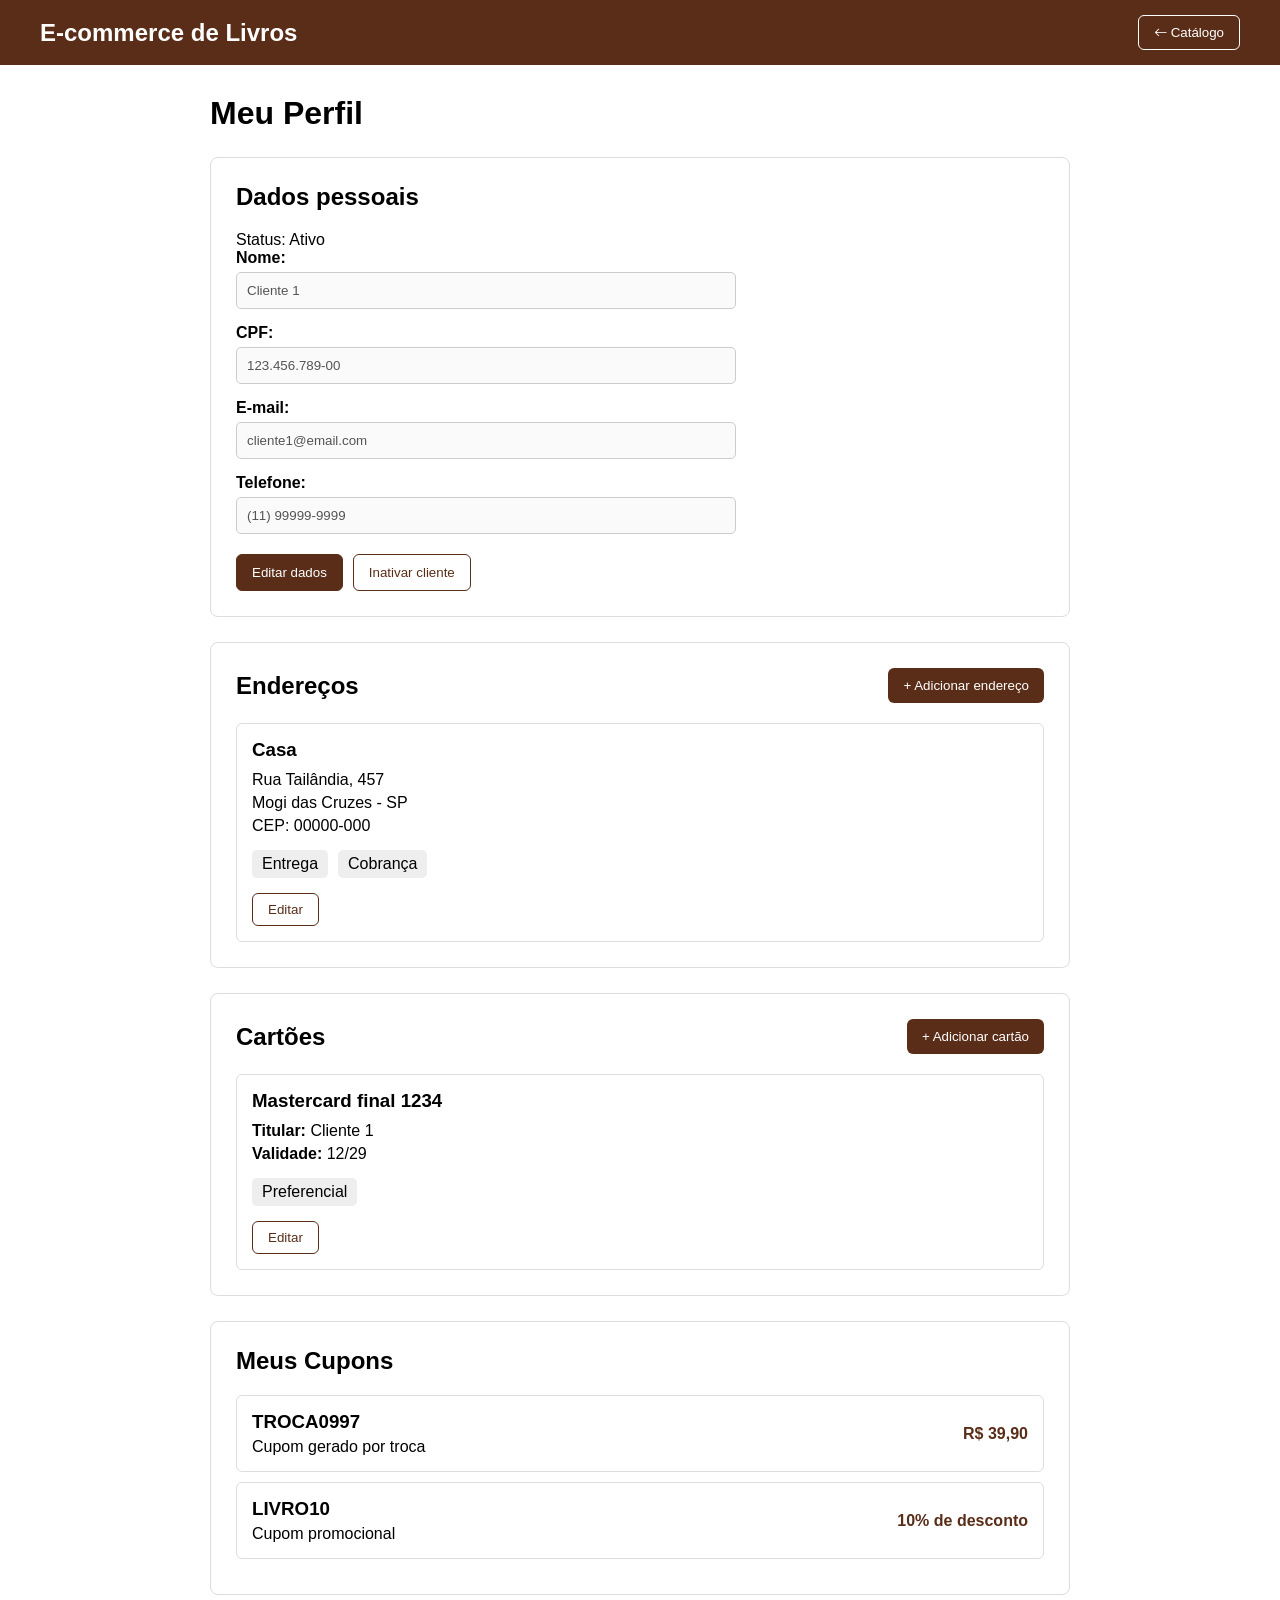
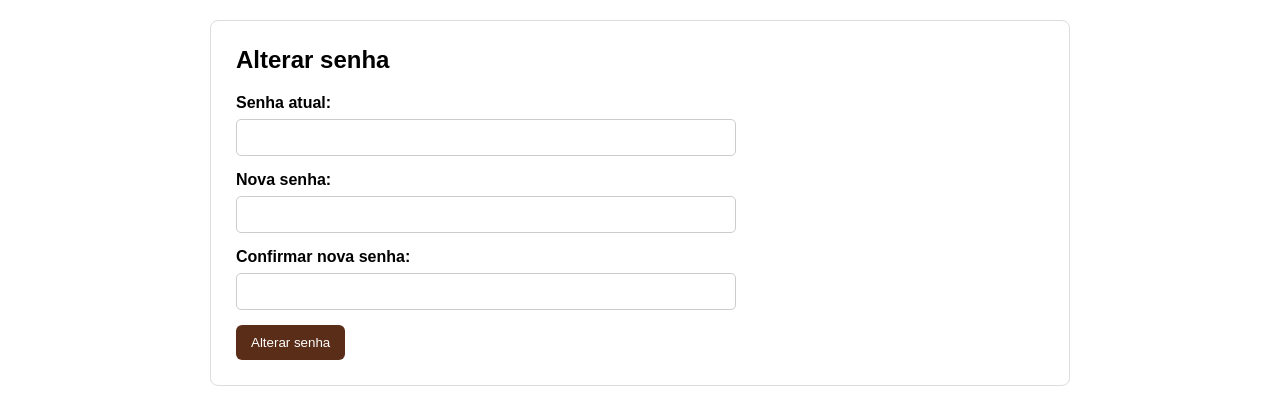
<file: cliente/perfil.html>
<!DOCTYPE html>
<html lang="pt-BR">
<head>
    <meta charset="UTF-8">
    <meta name="viewport" content="width=device-width, initial-scale=1.0">
    <title>Meu Perfil</title>

    <link rel="stylesheet" href="../css/style.css">
    <link rel="stylesheet" href="../css/perfil.css">

    <link rel="stylesheet"
    href="https://cdn.jsdelivr.net/npm/bootstrap-icons@1.13.1/font/bootstrap-icons.min.css">

</head>
<body class="pagina-perfil">

    <header class="cabecalho-cliente">

        <h2>E-commerce de Livros</h2>

        <nav class="menu-cliente">
            <button class="btn-voltar-catalogo">
                <i class="bi bi-arrow-left"></i>
                Catálogo
            </button>
        </nav>

    </header>

    <main class="perfil">

        <h1>Meu Perfil</h1>

        <section class="dados-cliente">

            <h2>Dados pessoais</h2>
            
            <p class="status-cliente">
                Status: Ativo
            </p>
            
            <label>
                Nome:
                <input type="text"
                    class="campo-nome"
                    value="Cliente 1"
                    disabled>
            </label>

            <label>
                CPF:
                <input type="text"
                    value="123.456.789-00"
                    disabled>
            </label>

            <label>
                E-mail:
                <input type="email"
                    class="campo-email"
                    value="cliente1@email.com"
                    disabled>
            </label>

            <label>
                Telefone:
                <input type="text"
                    class="campo-telefone"
                    value="(11) 99999-9999"
                    disabled>
            </label>

            <div class="acoes-perfil">

                <button class="btn-editar-perfil">
                    Editar dados
                </button>

                <button class="btn-salvar-perfil"
                style="display: none;">
                Salvar alterações
            </button>

            <button class="btn-inativar-cliente">
                Inativar cliente
            </button>

        </div>
    </section>

<section class="enderecos-cliente">

    <div class="cabecalho-secao-perfil">
        <h2>Endereços</h2>

        <button class="btn-novo-endereco">
            + Adicionar endereço
        </button>
    </div>

<div class="form-novo-endereco-perfil" style="display: none;">

    <h3>Novo endereço</h3>

    <label>
        Apelido:
        <input type="text">
    </label>

    <label>
        Rua:
        <input type="text">
    </label>

    <label>
        Número:
        <input type="text">
    </label>

    <label>
        Cidade:
        <input type="text">
    </label>

    <label>
        Estado:
        <input type="text" maxlength="2">
    </label>

    <button class="btn-salvar-novo-endereco">
        Salvar endereço
    </button>

    <button class="btn-cancelar-novo-endereco">
        Cancelar
    </button>

</div>

    <div class="endereco-cliente">

        <h3>Casa</h3>

        <p>Rua Tailândia, 457</p>
        <p>Mogi das Cruzes - SP</p>
        <p>CEP: 00000-000</p>

        <div class="tipo-endereco">
            <span>Entrega</span>
            <span>Cobrança</span>
        </div>

        <button class="btn-editar-endereco">
            Editar
        </button>

    </div>

<div class="form-editar-endereco" style="display: none;">

    <h3>Editar endereço</h3>

    <label>
        Apelido:
        <input type="text" class="editar-apelido-endereco" value="Casa">
    </label>

    <label>
        Rua:
        <input type="text" class="editar-rua-endereco" value="Rua Tailândia">
    </label>

    <label>
        Número:
        <input type="text" class="editar-numero-endereco" value="457">
    </label>

    <label>
        Cidade:
        <input type="text" class="editar-cidade-endereco" value="Mogi das Cruzes">
    </label>

    <label>
        Estado:
        <input type="text" class="editar-estado-endereco" value="SP">
    </label>

    <button class="btn-salvar-endereco-perfil">
        Salvar alterações
    </button>

    <button class="btn-cancelar-edicao-endereco">
        Cancelar
    </button>

</div>

</section>    

<section class="cartoes-cliente">

    <div class="cabecalho-secao-perfil">
        <h2>Cartões</h2>

        <button class="btn-novo-cartao">
            + Adicionar cartão
        </button>
    </div>

<div class="form-novo-cartao-perfil" style="display: none;">

    <h3>Novo cartão</h3>

    <label>
        Número do cartão:
        <input type="text">
    </label>

    <label>
        Titular:
        <input type="text">
    </label>

    <label>
        Validade:
        <input type="text" placeholder="MM/AA">
    </label>

    <label>
        CVV:
        <input type="text" maxlength="3">
    </label>

    <button class="btn-salvar-novo-cartao">
        Salvar cartão
    </button>

    <button class="btn-cancelar-novo-cartao">
        Cancelar
    </button>

</div>

    <div class="cartao-cliente">

        <h3>Mastercard final 1234</h3>

        <p><strong>Titular:</strong> Cliente 1</p>
        <p><strong>Validade:</strong> 12/29</p>

        <span class="cartao-preferencial">
            Preferencial
        </span>

        <button class="btn-editar-cartao">
            Editar
        </button>

<div class="form-editar-cartao" style="display: none;">

    <h3>Editar cartão</h3>

    <label>
        Número do cartão:
        <input type="text"
            class="editar-numero-cartao"
            value="**** **** **** 1234">
    </label>

    <label>
        Titular:
        <input type="text"
            class="editar-titular-cartao"
            value="Cliente 1">
    </label>

    <label>
        Validade:
        <input type="text"
            class="editar-validade-cartao"
            value="12/29">
    </label>

    <label>
        CVV:
        <input type="text"
            class="editar-cvv-cartao"
            maxlength="3">
    </label>

    <button class="btn-salvar-cartao-perfil">
        Salvar alterações
    </button>

    <button class="btn-cancelar-edicao-cartao">
        Cancelar
    </button>

</div>

    </div>

</section>

<section class="cupons-cliente">

    <h2>Meus Cupons</h2>

    <div class="cupom-cliente">

        <div>
            <h3>TROCA0997</h3>
            <p>Cupom gerado por troca</p>
        </div>

        <strong>R$ 39,90</strong>

    </div>

    <div class="cupom-cliente">

        <div>
            <h3>LIVRO10</h3>
            <p>Cupom promocional</p>
        </div>

        <strong>10% de desconto</strong>

    </div>

</section>

<section class="senha-cliente">

    <h2>Alterar senha</h2>

    <label>
        Senha atual:
        <input type="password" class="senha-atual">
    </label>

    <label>
        Nova senha:
        <input type="password" class="nova-senha">
    </label>

    <label>
        Confirmar nova senha:
        <input type="password" class="confirmar-senha">
    </label>

    <button class="btn-alterar-senha">
        Alterar senha
    </button>

</section>
</main>
    
<script src="../js/perfil.js"></script>

</body>
</html>
</file>
<file: css/style.css>
/* Aplica as configurações em todos os elementos da página*/
*{
    margin: 0; /* Remove as margens padrao do navegador*/
    padding: 0; /*Remove os espaçamentos internos padrão*/
    box-sizing: border-box; /* Faz Largura e a altura considerarem o padding e a borda*/
}

/* Configuraçoes gerais da pagina*/
body{ /* Configuraçoes gerais de todas as paginas*/
    font-family: Arial, sans-serif;

}  
.pagina-inicial{/*fundo excluiso da tela inicial*/

    background-image: /*camada escura sobre a imagem de fundo*/linear-gradient(rgba(0, 0, 0, 0.45), rgba(0, 0, 0, 0.45)), url("../images/biblioteca.png");/*imagem de fundo da tela inicial*/
    background-size: cover; /* faz a imagem preencher a tela inteira*/
    background-position: center; /* Centraliza a imagem */
    background-repeat: no-repeat;/* impede que a imagem fique se repetindo*/

}

/* Este é o container principal da pagina inicial*/
.container{
    min-height: 100vh; /* faz com que o texto ocupe no minimo 100% da altura visivel da tela*/

    display: flex; /* ativa o flexbox*/
    flex-direction: column; /* Organiza os elementos verticalmente*/
    justify-content: center; /*Centraliza no eixo vertical*/
    align-items: center; /*Centraliza no eixo horizontal*/
}

/*Area de apresentaçao*/
.apresentacao{
    text-align: center;
    color: white;
    margin-bottom: 30px;
}

/* Titulo principal*/
.apresentacao h1{
    font-size: 40px;
    font-weight: 700;
    margin-bottom: 10px;
    
}

/*subtitulo*/
.apresentacao p{
    font-size: 20px;
    margin-bottom: 0;
    color: #d6a77a;
}

/*Container que agrupa os botoes da tela inicial*/
.botoes{
    display: flex; /*Coloca os botoes em um layout flexivel*/
    flex-direction: column;/*coloca um botao embaixo do outro*/
    gap: 15px;
}

/* estilo dos botoes da tela inicial*/
.botoes button{
    width: 100%;
    padding: 12px 24px; /*mexe no espaçamento intero(vertical e horizontal)*/
    font-size: 16px;
    cursor: pointer;
    

}

/* Card de entrada no sistema */
.card-login {
    background-color: rgba(255, 255, 255, 0.90); /*branco com leve transparencia */
    padding: 35px;
    border-radius: 12px; /*arredonda os cantos do card */
    width: 380px; /* largura do card*/
    text-align: center; /*centraliza o "Bemvindo(a)"*/
     box-shadow: 0 8px 30px rgba(0, 0, 0, 0.35);/*cria uma sombra atras do card*/
}

/*titulo de dentro do card*/
.card-login h2 {
    font-size: 24px;
    margin-bottom: 25px;
    font-weight: normal;
}

/* Botao principal do Cliente */
.btn-cliente{
    background-color: #5a2d18;
    color: white;
    border: none;
    border-radius: 6px;
}

.btn-admin{
    background-color: transparent;
    color: #5a2d18;
    border: 1px solid #5a2d18;
    border-radius: 6px;
}

/*Efeito ao passar o mouse no botao cliente*/
.btn-cliente:hover{ /*classe que aplica essas propriedades abaixo somente quando o mouse passa pelo botao*/
    background-color:#3f1f10;

}

.btn-admin:hover{
    background-color:#5a2d18;
    color: white;
}

/* Espaçamento entre os icones e o texto dos botoes*/
.botoes button i{
    margin-right: 8px;
}

.modal-login{ /*camada que cobre a tela quando o modal abrir*/
    position: fixed; /* Mantem o modal na tela*/
    top: 0;
    left: 0;

    width: 100%;
    height: 100%;

    background-color: rgba(0, 0, 0, 0.60);/*escurece a tela de tras*/

    display: none; /*modal começa escondido*/
    justify-content: center;
    align-items: center;
}

/* Estiliza o modal*/
.conteudo-modal{
    position: relative;/* mantem tudo do modal no lugar que defini aqui(exceto oq eu fizer fora)*/

    background-color: white;
    width: 400px;
    padding: 30px;

    border-radius: 12px;
    text-align: center;

    box-shadow: 0 8px 30px rgba(0, 0, 0, 0.40);

    
}

/*Botao para fechar o modal*/
.btn-fechar-modal{
    position: absolute;

    top: 15px;
    right: 15px;

    background: none;
    border: none;

    font-size: 18px;
    cursor: pointer;

}

.conteudo-modal h2{
    font-size: 26px;
    margin-bottom: 8px;
}

.conteudo-modal p{
    margin-bottom: 25px;
    color: #555;
}

.lista-clientes {
    display: none;
    flex-direction: column;
    gap: 5px;
    margin-bottom: 20px;

    max-height: 180px; /* altura maxima da lista*/
    overflow-y: auto; /* cria rolagem vertical quando precisar*/
}

.lista-clientes button{
    padding: 12px;
    cursor: pointer;

    background-color: #f5f5f5;
    border: 1px solid #ddd;
    border-radius: 6px;
}

.btn-cadastrar{
    width: 100%;
    padding: 12px;

    background-color: #5a2d18;
    color: white;

    border: none;
    border-radius: 6px;

    cursor: pointer;
}

.btn-selecionar-cliente{
    width: 100%;
    padding: 12px 15px;

    display: flex;
    justify-content: space-between;
    align-items: center;

    background-color: #f5f5f5;
    border: 1px solid #ddd;
    border-radius: 6px;

    font-size: 15px;
    cursor: pointer;

}

.seletor-cliente{
    width: 100%;
    margin-bottom: 20px;
}

/*Botao de entrar apos sleecionar um cliente*/
.btn-entrar-cliente{
    display: none;

    width: 100%;
    padding: 12px;
    margin-bottom: 20px;
    color: #5a2d18;

    border: 1px solid #5a2d18;
    border-radius: 6px;

    font-size: 16px;
    cursor: pointer;
}

.btn-entrar-cliente:hover {
    background-color: #5a2d18;
    color: white;
}

/*Texto acima do botao do cadastro*/
.texto-cadastro{
    margin-bottom: 10px !important; /* esse !important é para compensar a regra generica que tem para conteudo modal*/
    color: #555;
    font-size: 14px;
}

/* Formulário de cadastro do cliente */
.form-cadastro-cliente {
    margin-top: 20px;
    padding-top: 20px;

    border-top: 1px solid #ddd;
}

.form-cadastro-cliente h2 {
    margin-bottom: 15px;
}

.form-cadastro-cliente label {
    display: block;
    margin-bottom: 10px;

    text-align: left;
}

.form-cadastro-cliente input {
    display: block;

    width: 100%;
    padding: 10px;
    margin-top: 5px;

    border: 1px solid #ccc;
    border-radius: 6px;
}

.btn-salvar-cadastro {
    width: 100%;
    padding: 12px;

    margin-top: 10px;

    background-color: #5a2d18;
    color: white;

    border: none;
    border-radius: 6px;

    cursor: pointer;
}
</file>
<file: css/admin.css>
.pagina-admin {
    background-color: #f5f2ef;
}

.cabecalho-admin {
    background-color: #5a2d18;
    color: white;

    padding: 15px 40px;

    display: flex;
    justify-content: space-between;
    align-items: center;
}

.btn-sair-admin {
    background-color: transparent;
    color: white;

    border: 1px solid white;
    border-radius: 6px;

    padding: 10px 15px;
    cursor: pointer;
}

.admin {
    max-width: 1000px;
    margin: 30px auto;
    padding: 0 20px;
}

.admin h1 {
    margin-bottom: 25px;
}

.opcoes-admin {
    display: flex;
    gap: 20px;
}

.opcoes-admin button {
    flex: 1;

    padding: 30px 20px;

    background-color: white;
    color: #5a2d18;

    border: 1px solid #ddd;
    border-radius: 8px;

    font-size: 18px;
    font-weight: bold;

    cursor: pointer;
}

.opcoes-admin button:hover {
    border-color: #5a2d18;
}
</file>
<file: css/analise-admin.css>
.pagina-analise-admin {
    background-color: #f5f5f5;
}

.cabecalho-admin {
    display: flex;
    justify-content: space-between;
    align-items: center;

    padding: 15px 40px;

    background-color: #5a2d18;
    color: white;
}

.btn-voltar-admin {
    padding: 9px 15px;

    background-color: transparent;
    color: white;

    border: 1px solid white;
    border-radius: 6px;

    cursor: pointer;
}

.analise-admin {
    max-width: 1100px;

    margin: 30px auto;
    padding: 20px;
}

.filtros-analise,
.grafico-analise {
    margin-top: 20px;
    padding: 25px;

    background-color: white;

    border: 1px solid #ddd;
    border-radius: 8px;
}

.campos-filtros {
    display: flex;
    align-items: end;
    gap: 20px;

    margin-top: 20px;
}

.campos-filtros label {
    display: flex;
    flex-direction: column;

    gap: 5px;

    font-weight: bold;
}

.campos-filtros input,
.campos-filtros select {
    padding: 9px;

    border: 1px solid #ccc;
    border-radius: 5px;
}

.btn-gerar-analise,
.btn-exportar-analise {
    padding: 10px 15px;

    background-color: #5a2d18;
    color: white;

    border: none;
    border-radius: 6px;

    cursor: pointer;
}

.cabecalho-grafico {
    display: flex;
    justify-content: space-between;
    align-items: center;
}

.area-grafico {
    display: flex;
    flex-direction: column;
    justify-content: center;
    align-items: center;

    min-height: 300px;
    margin-top: 25px;

    border: 2px dashed #ccc;
    border-radius: 8px;

    color: #777;
}

.area-grafico i {
    margin-bottom: 15px;

    font-size: 50px;
}
</file>
<file: css/catalogo-admin.css>
.pagina-catalogo-admin {
    background-color: #f5f2ef;
}

.cabecalho-admin {
    background-color: #5a2d18;
    color: white;

    padding: 15px 40px;

    display: flex;
    justify-content: space-between;
    align-items: center;
}

.btn-voltar-admin {
    background-color: transparent;
    color: white;

    border: 1px solid white;
    border-radius: 6px;

    padding: 10px 15px;
    cursor: pointer;
}

.catalogo-admin {
    max-width: 1100px;
    margin: 30px auto;
    padding: 0 20px;
}

.cabecalho-catalogo-admin {
    display: flex;
    justify-content: space-between;
    align-items: center;

    margin-bottom: 25px;
}

.btn-novo-livro {
    padding: 10px 15px;

    background-color: #5a2d18;
    color: white;

    border: none;
    border-radius: 6px;

    cursor: pointer;
}

.lista-livros-admin {
    display: flex;
    flex-direction: column;
    gap: 20px;
}

.livro-admin {
    display: flex;
    align-items: center;
    gap: 25px;

    padding: 20px;

    background-color: white;
    border: 1px solid #ddd;
    border-radius: 8px;
}

.capa-livro-admin {
    width: 100px;
    height: 140px;

    display: flex;
    justify-content: center;
    align-items: center;

    background-color: #ddd;
}

.info-livro-admin {
    flex: 1;
}

.info-livro-admin h2 {
    margin-bottom: 10px;
}

.info-livro-admin p {
    margin: 5px 0;
}

.acoes-livro-admin {
    display: flex;
    flex-direction: column;
    gap: 10px;
}

.acoes-livro-admin button {
    padding: 10px 15px;

    border: 1px solid #5a2d18;
    border-radius: 6px;

    cursor: pointer;
}

.btn-editar-livro,
.btn-alterar-estoque {
    background-color: #5a2d18;
    color: white;
}

.btn-inativar-livro,
.btn-reativar-livro {
    background-color: white;
    color: #5a2d18;
}

.modal-editar-livro {
    position: fixed;
    top: 0;
    left: 0;

    width: 100%;
    height: 100%;

    background-color: rgba(0, 0, 0, 0.60);

    justify-content: center;
    align-items: center;
}

.conteudo-modal-editar {
    position: relative;

    width: 450px;
    padding: 25px;

    background-color: white;
    border-radius: 8px;
}

.conteudo-modal-editar h2 {
    margin-bottom: 20px;
}

.conteudo-modal-editar label {
    display: block;
    margin-bottom: 15px;
}

.conteudo-modal-editar input {
    display: block;

    width: 100%;
    padding: 10px;
    margin-top: 5px;

    border: 1px solid #ccc;
    border-radius: 6px;
}

.btn-fechar-edicao {
    position: absolute;
    top: 15px;
    right: 15px;

    background: none;
    border: none;

    cursor: pointer;
}

.btn-salvar-edicao {
    width: 100%;
    padding: 10px;

    background-color: #5a2d18;
    color: white;

    border: none;
    border-radius: 6px;

    cursor: pointer;
}

.modal-cadastrar-livro {
    position: fixed;
    top: 0;
    left: 0;

    width: 100%;
    height: 100%;

    background-color: rgba(0, 0, 0, 0.60);

    justify-content: center;
    align-items: center;
}

.conteudo-modal-cadastrar {
    position: relative;

    width: 450px;
    padding: 25px;

    background-color: white;
    border-radius: 8px;
}

.conteudo-modal-cadastrar h2 {
    margin-bottom: 20px;
}

.conteudo-modal-cadastrar label {
    display: block;
    margin-bottom: 15px;
}

.conteudo-modal-cadastrar input {
    display: block;

    width: 100%;
    padding: 10px;
    margin-top: 5px;

    border: 1px solid #ccc;
    border-radius: 6px;
}

.btn-fechar-cadastro {
    position: absolute;
    top: 15px;
    right: 15px;

    background: none;
    border: none;

    cursor: pointer;
}

.btn-salvar-cadastro-livro {
    width: 100%;
    padding: 10px;

    background-color: #5a2d18;
    color: white;

    border: none;
    border-radius: 6px;

    cursor: pointer;
}
</file>
<file: css/clientes-admin.css>
.pagina-clientes-admin {
    background-color: #f5f2ef;
}

.cabecalho-admin {
    background-color: #5a2d18;
    color: white;

    padding: 15px 40px;

    display: flex;
    justify-content: space-between;
    align-items: center;
}

.btn-voltar-admin {
    background-color: transparent;
    color: white;

    border: 1px solid white;
    border-radius: 6px;

    padding: 10px 15px;
    cursor: pointer;
}

.clientes-admin {
    max-width: 1000px;
    margin: 30px auto;
    padding: 0 20px;
}

.clientes-admin h1 {
    margin-bottom: 25px;
}

.busca-cliente-admin {
    display: flex;
    gap: 10px;

    margin-bottom: 25px;
}

.campo-busca-cliente {
    flex: 1;

    padding: 10px;

    border: 1px solid #ccc;
    border-radius: 6px;
}

.btn-buscar-cliente {
    padding: 10px 15px;

    background-color: #5a2d18;
    color: white;

    border: none;
    border-radius: 6px;

    cursor: pointer;
}

.lista-clientes-admin {
    display: flex;
    flex-direction: column;
    gap: 20px;
}

.cliente-admin {
    padding: 20px;

    background-color: white;

    border: 1px solid #ddd;
    border-radius: 8px;
}

.cliente-admin h2 {
    margin-bottom: 10px;
}

.cliente-admin p {
    margin: 5px 0;
}
</file>
<file: css/pedidos-admin.css>
.pagina-pedidos-admin {
    background-color: #f5f2ef;
}

.cabecalho-admin {
    background-color: #5a2d18;
    color: white;

    padding: 15px 40px;

    display: flex;
    justify-content: space-between;
    align-items: center;
}

.btn-voltar-admin {
    background-color: transparent;
    color: white;

    border: 1px solid white;
    border-radius: 6px;

    padding: 10px 15px;
    cursor: pointer;
}

.pedidos-admin {
    max-width: 1000px;
    margin: 30px auto;
    padding: 0 20px;
}

.pedidos-admin h1 {
    margin-bottom: 25px;
}

.filtro-pedidos {
    margin-bottom: 20px;
}

.filtro-status {
    padding: 8px;
    margin-left: 5px;

    border: 1px solid #ccc;
    border-radius: 6px;
}

.lista-pedidos {
    display: flex;
    flex-direction: column;
    gap: 20px;
}

.pedido-admin {
    background-color: white;

    border: 1px solid #ddd;
    border-radius: 8px;

    padding: 20px;

    display: flex;
    justify-content: space-between;
    align-items: center;
}

.info-pedido-admin h2 {
    margin-bottom: 10px;
}

.info-pedido-admin p {
    margin: 5px 0;
}

.status-admin {
    display: flex;
    flex-direction: column;
    gap: 10px;
}

.status-pedido-admin {
    padding: 8px;

    border: 1px solid #ccc;
    border-radius: 6px;
}

.btn-atualizar-status {
    padding: 10px 15px;

    background-color: #5a2d18;
    color: white;

    border: none;
    border-radius: 6px;

    cursor: pointer;
}
</file>
<file: css/trocas-admin.css>
.pagina-trocas-admin {
    background-color: #f5f2ef;
}

.cabecalho-admin {
    background-color: #5a2d18;
    color: white;

    padding: 15px 40px;

    display: flex;
    justify-content: space-between;
    align-items: center;
}

.btn-voltar-admin {
    background-color: transparent;
    color: white;

    border: 1px solid white;
    border-radius: 6px;

    padding: 10px 15px;
    cursor: pointer;
}

.trocas-admin {
    max-width: 1000px;
    margin: 30px auto;
    padding: 0 20px;
}

.trocas-admin h1 {
    margin-bottom: 25px;
}

.lista-trocas {
    display: flex;
    flex-direction: column;
    gap: 20px;
}

.troca-admin {
    background-color: white;

    border: 1px solid #ddd;
    border-radius: 8px;

    padding: 20px;
}

.info-troca h2 {
    margin-bottom: 10px;
}

.info-troca p {
    margin: 5px 0;
}

.status-troca {
    margin-top: 15px;
    margin-bottom: 15px;
}

.status-troca strong {
    display: inline-block;

    padding: 8px 12px;

    border: 1px solid #5a2d18;
    border-radius: 6px;

    color: #5a2d18;
}

.acoes-troca {
    display: flex;
    gap: 10px;
}

.acoes-troca button {
    padding: 10px 15px;

    border: 1px solid #5a2d18;
    border-radius: 6px;

    cursor: pointer;
}

.btn-aceitar-troca,
.btn-confirmar-recebimento-troca,
.btn-processar-troca {
    background-color: #5a2d18;
    color: white;
}

.btn-negar-troca {
    background-color: white;
    color: #5a2d18;
}

.cupom-gerado {
    margin-top: 15px;
    padding: 15px;

    background-color: #f8f8f8;

    border: 1px solid #ddd;
    border-radius: 6px;
}

.codigo-cupom {
    display: inline-block;

    margin-left: 5px;
    padding: 5px 10px;

    background-color: #5a2d18;
    color: white;

    border-radius: 5px;
}
</file>
<file: css/carrinho.css>
/*Pagina do carrinho*/
.pagina-carrinho {
    background-color: #f5f2ef;
    min-height: 100vh;
}

/*Cabecalho*/
.cabecalho-cliente {
    width: 100%;
    padding: 15px 40px;

    display: flex;
    justify-content: space-between;
    align-items: center;

    background-color: #5a2d18;
    color: white;
}

.menu-cliente button {
    padding: 8px 12px;

    background-color: transparent;
    color: white;

    border: 1px solid white;
    border-radius: 6px;

    cursor: pointer;
}

/*Area Princial*/
.carrinho {
    width: 90%;
    max-width: 1200px;

    margin: 30px auto;
}

.carrinho h1{
    margin-bottom: 20px;
}

/*Item que esta no carrinho*/
.item-carrinho {
    display: flex;
    align-items: center;
    gap: 25px;

    padding: 20px;

    backgroud-color: white;
    border: 1px solid #ddd;
    border-radius: 8px;
}
.capa-carrinho{
    width: 100px;
    height: 140px;

    display: flex;
    justify-content: center;
    align-items: center;

    background-color: #ddd;
}

.info-item-carrinho {
    flex: 1;
}

.info-item-carrinho h3,
.info-item-carrinho p{
    margin-bottom: 8px;
}

/*controle de quantidade*/
.controle-quantidade {
    display: flex;
    align-items: center;
    gap: 10px;
}

.controle-quantidade button {
    width: 30px;
    height: 30px;
    cursor: pointer;
}

.btn-remover {
    padding: 8px 12px;
    cursor: pointer;
}

/*parte do resumo*/
.resumo-carrinho {
    margin-top: 25px;
    padding: 20px;

    background-color: white;
    border: 1px solid #ddd;
    border-radius: 8px;
}

.cupom-carrinho {
    margin-bottom: 20px;
}

.cupom-carrinho input {
    padding: 8px;
}

.btn-aplicar-cupom {
    padding: 8px 12px;
}

.valores-carrinho{
    margin-bottom: 20px;
}

.btn-finalizar-compra {
    padding: 10px 20px;

    background-color: #5a2d18;
    color: white;

    border: none;
    border-radius: 6px;

    cursor: pointer;
}
</file>
<file: css/catalogo.css>
/* Configuraçoes da pagina do catalogo*/
.pagina-catalogo{
    background-color: #f5f2ef;
    min-height: 100vh;
}

/* Cabeçalho das telas do cliente*/
.cabecalho-cliente{
    width: 100%;
    padding: 15px 40px;

    display: flex;
    justify-content: space-between;
    align-items: center;

    background-color: #5a2d18;
    color: white;
}

/*Menu do cabecalho*/
.menu-cliente{
    display: flex;
    align-items: center;
    gap: 15px;
}

/*Botoes do cabecalho*/
.menu-cliente button{
    padding: 8px 12px;

    background: transparent;
    color: white;

    border: 1px solid white;
    border-radius: 6px;

    cursor: pointer;
}

/*Conteudo principal do catalogo*/
.catalogo {
    width: 90%;
    max-width: 1200px;

    margin: 30px auto;
}

.catalogo h1{
    margin-bottom: 20px;
}

/*Busca dos livros*/
.busca-catalogo {
    display: flex;
    gap: 10px;

    margin-bottom: 30px;
}

.busca-catalogo input{
    flex: 1;
    padding: 10px;

    border: 1px solid #ccc;
    border-radius: 6px;
}

.busca-catalogo button {
    padding: 10px 20px;

    background-color: #5a2d18;
    color: white;

    border: none;
    border-radius: 6px;

    cursor: pointer;

}

/* Lista dos Livros*/
.lista-livros{
    display: flex;
    gap: 20px;
    flex-wrap: wrap;
}

/*Card individual de cada livro*/
.card-livro{
    width: 220px;
    padding: 15px;

    background-color: white;

    border: 1px solid #ddd;
    border-radius: 8px;
}

/* Espaco para colocar a capa do livro quando implementar*/
.capa-placeholder{
    height: 200px;

    display: flex;
    justify-content: center;
    align-items: center;

    background-color: #ddd;

    margin-bottom: 15px;
}

.card-livro h3,
.card-livro p,
.card-livro strong{
    display: block;
    margin-bottom: 10px;
}

.btn-detalhes{
    width: 100px;
    padding: 8px;

    background-color: #5a2d18;
    color: white;

    border: none;
    border-radius: 6px;

    cursor: pointer;
}

/*Camada escura na tela principal do catalogo*/
.modal-livro{
    position: fixed;
    top: 0;
    left: 0;

    width: 100%;
    height: 100%;

    background-color: rgba(0, 0, 0, 0.60);

    display: none;
    justify-content: center;
    align-items: center;
}

/*Caixa Principal do modal*/
.conteudo-modal-livro{
    position: relative;

    width: 85%;
    max-width: 1000px;

    background-color: white;
    border-radius: 10px;

    padding: 25px;
}

/*Área principal com capa + informaçoes*/
.detalhes-livro{
    display: flex;
    gap: 30px;
    align-items: flex-start;
}

/*Capa do livro*/
.capa-modal{
    width: 180px;
    height: 260px;

    display: flex;
    justify-content: center;
    align-items: center;

    background-color: #ddd;
}

/* Informaçoes do livro*/

.informacoes-livro{
    flex: 1;
}

/* Botao X*/
.btn-fechar-livro{
    position: absolute;

    top: 15px;
    right: 15px;

    background: none;
    border: none;

    font-size: 20px;
    cursor: pointer;
}

/*Área de compra do livro*/

.area-compra-livro{
    width: 220px;

    display: flex;
    flex-direction: column;
    gap: 15px;

    justify-content: center;
}

/*Preco em destaque*/
.preco-livro-modal{
    font-size: 24px;
    color: #5a2d18;
}

/*Quantidade*/
.quantidade-livro{
    display: flex;
    flex-direction: column;
    gap: 5px;
}

.quantidade-livro input{
    padding: 8px;
    width: 80px;
}

/*botao adicionar ao carrinho*/
.btn-adicionar-carrinho{
    padding: 10px;

    background-color:#5a2d18;
    color: white;

    border: none;
    border-radius: 6px;

    cursor: pointer;
}

/* Botão flutuante do chatbot */
.btn-chatbot {
    position: fixed;

    right: 25px;
    bottom: 25px;

    width: 55px;
    height: 55px;

    border: none;
    border-radius: 50%;

    background-color: #5a2d18;
    color: white;

    font-size: 22px;
    cursor: pointer;
}

/* Janela do chatbot */
.chatbot {
    position: fixed;

    right: 25px;
    bottom: 90px;

    width: 320px;
    height: 400px;

    background-color: white;

    border: 1px solid #ddd;
    border-radius: 10px;

    box-shadow: 0 8px 25px rgba(0, 0, 0, 0.25);

    overflow: hidden;
}

/* Cabeçalho */
.cabecalho-chatbot {
    display: flex;
    justify-content: space-between;
    align-items: center;

    padding: 12px 15px;

    background-color: #5a2d18;
    color: white;
}

.btn-fechar-chatbot {
    background: none;
    border: none;

    color: white;
    cursor: pointer;
}

/* Área das mensagens */
.mensagens-chatbot {
    height: 285px;
    padding: 15px;

    overflow-y: auto;
}

.mensagem-bot {
    padding: 10px;

    background-color: #f1f1f1;

    border-radius: 8px;

    margin-bottom: 10px;
}

/* Área de digitação */
.entrada-chatbot {
    display: flex;
    gap: 5px;

    padding: 10px;

    border-top: 1px solid #ddd;
}

.campo-chatbot {
    flex: 1;

    padding: 8px;

    border: 1px solid #ccc;
    border-radius: 6px;
}

.btn-enviar-chatbot {
    padding: 8px 12px;

    background-color: #5a2d18;
    color: white;

    border: none;
    border-radius: 6px;

    cursor: pointer;
}
</file>
<file: css/checkout.css>
.pagina-checkout {
    background-color: #f5f2ef;
    min-height: 100vh;
}

.cabecalho-cliente {
    width: 100%;
    padding: 15px 40px;

    display: flex;
    justify-content: space-between;
    align-items:center;

    background-color: #5a2d18;
    color:white;
}

.menu-cliente button {
    padding: 8px 12px;

    background-color: transparent;
    color: white;

    border: 1px solid white;
    border-radius: 6px;

    cursor: pointer;
}

.checkout {
    width: 90%;
    max-width: 1000px;
    margin: 30px auto;
}

.checkout h1{
    margin-bottom: 25px;
}

.etapa-endereco {
    padding: 25px;

    background-color: white;
    border: 1px solid #ddd;
    border-radius: 8px;
}

.etapa-endereco h2{
    margin-bottom: 10px;
}

.etapa-endereco > p{
    margin-bottom: 20px;
}

.enderecos {
    margin-bottom: 20px;
}

.endereco {
    display: flex;
    align-items: center;
    gap: 10px;

    padding: 15px;

    border: 1px solid #ddd;
    border-radius: 6px;

    cursor: pointer;
}

.btn-novo-endereco,
.btn-continuar-pagamento{
    padding: 10px 15px;

    border-radius: 6px;
    cursor: pointer;
}

.btn-novo-endereco{
    background-color: white;
    color: 5a2d18;
}

.btn-novo-endereco {
    background-color: white;
    color: #5a2d18;
    border: 1px solid #5a2d18;
}

.btnc-continuar-pagamento {
    margin-left: 10px;

    background-color: #5a2d18;
    color:white;

    border: none;
}

.etapa-pagamento {
    padding: 25px;

    background-color: white;
    border: 1px solid #ddd;
    border-radius: 8px;
}

.etapa-pagamento h2{
    margin-bottom: 10px;
}

.etapa-pagamento > p{
    margin-bottom: 20px;
}

.cartoes {
    margin-bottom: 20px;
}

.cartao{
    display: flex;
    aign-items: center;
    gap: 10px;

    padding: 15px;

    border: 1px solid #ddd;
    border-radius: 6px;

    cursor: pointer;
}

.btn-novo-cartao,
.btn-continuar-resumo,
.btn-confirmar-pedido{
    padding: 10px 15px;

    background-color: #5a2d18;
    color: white;

    border: none;
    border-radius: 6px;

    cursor: pointer;
}

.btn-novo-cartao{
    background-color: white;
    color: #5a2d18;
    border: 1px solid #5a2d18;
}

.btn-continuar-resumo,
.btn-confirmar-pedido{
    margin-left: 10px;

    background-color: #5a2d18;
    color:white;

    border: none;
}

.form-novo-cartao{
    margin-top: 20px;
    padding: 20px;

    border: 1px solid #ddd;
    border-radius: 6px;
}

.form-novo-cartao h3 {
    margin-bottom: 15px;
}

.form-novo-cartao label {
    display: block;
    margin-bottom: 10px;
}

.form-novo-cartao input {
    display: block;

    width: 100%;
    max-width: 350px;

    padding: 8px;
    margin-top: 5px;
}

.btn-salvar-cartao{
    padding: 10px 15px;

    background-color: #5a2d18;
    color: white;

    border: none;
    border-radius: 6px;

    cursor: pointer;
}

.etapa-resumo{
    padding: 25px;

    background-color: white;
    border: 1px solid #ddd;
    border-radius: 8px;
}

.etapa-resumo h2 {
    margin-bottom: 20px;
}

.resumo-produto,
.resumo-entrega,
.resumo-pagamento,
.resumo-valores {
    padding: 15px ;
    border-bottom: 1px solid #ddd;
}

.resumo-valores {
    border-bottom: none;
}

.btn-confirmar-pedido {
    margin-top: 15px;
    padding: 10px 15px;

    background-color: #5a2d18;
    color: white;

    border: none;
    border-radius: 6px;

    cursor: pointer;
}

.form-novo-endereco {
    margin-top: 20px;
    padding: 20px;

    background-color: #f8f8f8;

    border: 1px solid #ddd;
    border-radius: 8px;
}

.form-novo-endereco label {
    display: block;

    margin-bottom: 15px;

    font-weight: bold;
}

.form-novo-endereco input {
    display: block;

    width: 100%;

    margin-top: 5px;
    padding: 10px;

    border: 1px solid #ccc;
    border-radius: 6px;
}

.btn-salvar-endereco {
    padding: 10px 15px;

    background-color: #5a2d18;
    color: white;

    border: none;
    border-radius: 6px;

    cursor: pointer;
}

.btn-cancelar-endereco {
    padding: 10px 15px;
    margin-left: 5px;

    background-color: white;
    color: #5a2d18;

    border: 1px solid #5a2d18;
    border-radius: 6px;

    cursor: pointer;
}

.btn-continuar-pagamento {
    padding: 10px 15px;

    background-color: #5a2d18;
    color: white;

    border: none;
    border-radius: 6px;

    cursor: pointer;
}

.btn-cancelar-novo-cartao {
    padding: 10px 15px;
    margin-left: 5px;

    background-color: white;
    color: #5a2d18;

    border: 1px solid #5a2d18;
    border-radius: 6px;

    cursor: pointer;
}

.cartao-pagamento {
    display: flex;
    justify-content: space-between;
    align-items: center;
    gap: 20px;

    padding: 15px;

    border: 1px solid #ddd;
    border-radius: 6px;
}

.valor-cartao {
    width: 180px;

    padding: 9px;

    border: 1px solid #ccc;
    border-radius: 5px;
}

.cupom-checkout {
    margin-top: 20px;
    margin-bottom: 20px;
}

.cupom-checkout select {
    margin-left: 5px;
    padding: 9px;

    border: 1px solid #ccc;
    border-radius: 5px;
}
</file>
<file: css/pedidos.css>
.pedidos {
    max-width: 900px;
    margin: 30px auto;
    padding: 0 20px;
}

.pedidos h1 {
    margin-bottom: 25px;
}

.pedido {
    background-color: white;
    border: 1px solid #ddd;
    border-radius: 8px;
    padding: 20px;
}

.cabecalho-pedido {
    display: flex;
    justify-content: space-between;
    align-items: center;

    padding-bottom: 15px;
    border-bottom: 1px solid #ddd;
}

.cabecalho-pedido h2 {
    margin-bottom: 5px;
}

.status-pedido {
    padding: 8px 12px;
    border: 1px solid #5a2d18;
    border-radius: 6px;
    color: #5a2d18;
}

.item-pedido {
    display: flex;
    align-items: center;
    gap: 20px;

    padding: 20px 0;
    border-bottom: 1px solid #ddd;
}

.capa-pedido {
    width: 100px;
    height: 130px;

    display: flex;
    justify-content: center;
    align-items: center;

    background-color: #ddd;
}

.item-pedido h3 {
    margin-bottom: 5px;
}

.acoes-pedido {
    display: flex;
    gap: 10px;

    padding-top: 20px;
}

.acoes-pedido button {
    padding: 10px 15px;

    border: 1px solid #5a2d18;
    border-radius: 6px;

    cursor: pointer;
}

.btn-informar-despacho,
.btn-confirmar-recebimento {
    background-color: #5a2d18;
    color: white;
}

.btn-cancelar-pedido,
.btn-solicitar-troca {
    background-color: white;
    color: #5a2d18;
}

.pedido {
    margin-bottom: 20px;
}

.form-troca {
    margin-top: 15px;
    padding: 20px;

    border: 1px solid #ddd;
    border-radius: 6px;
}

.form-troca h3 {
    margin-bottom: 15px;
}

.form-troca label {
    display: block;
    margin-bottom: 15px;
}

.form-troca select,
.form-troca textarea {
    display: block;

    width: 100%;
    max-width: 400px;

    margin-top: 5px;
    padding: 8px;
}

.btn-enviar-troca {
    padding: 10px 15px;

    background-color: #5a2d18;
    color: white;

    border: none;
    border-radius: 6px;

    cursor: pointer;
}

.detalhes-pedido{
    margin-top: 20px;
    padding-top: 15px;

    border-top: 1px solid #ddd;
}

.detalhes-pedido h3 {
    margin-bottom: 10px;
}

.detalhes-pedido p {
    margin-bottom: 5px;
}

.pagina-pedidos {
    background-color: #f5f2ef;
}

.cabecalho-cliente {
    display: flex;
    justify-content: space-between;
    align-items: center;

    padding: 15px 40px;

    background-color: #5a2d18;
    color: white;
}

.cabecalho-cliente h2 {
    margin: 0;
}

.btn-voltar-catalogo {
    padding: 9px 15px;

    background-color: transparent;
    color: white;

    border: 1px solid white;
    border-radius: 6px;

    cursor: pointer;
}

.btn-ver-detalhes {
    margin-top: 10px;
    padding: 8px 15px;

    background-color: white;
    color: #5a2d18;

    border: 1px solid #5a2d18;
    border-radius: 6px;

    cursor: pointer;
}
</file>
<file: css/perfil.css>
.perfil {
    max-width: 900px;
    margin: 30px auto;
    padding: 0 20px;
}

.perfil h1 {
    margin-bottom: 25px;
}

.dados-cliente {
    background-color: white;
    border: 1px solid #ddd;
    border-radius: 8px;
    padding: 25px;
}

.dados-cliente h2 {
    margin-bottom: 20px;
}

.dados-cliente label {
    display: block;
    margin-bottom: 15px;
    font-weight: bold;
}

.dados-cliente input {
    display: block;

    width: 100%;
    max-width: 500px;

    margin-top: 5px;
    padding: 10px;

    border: 1px solid #ccc;
    border-radius: 5px;
}

.acoes-perfil {
    display: flex;
    gap: 10px;
    margin-top: 20px;
}

.acoes-perfil button {
    padding: 10px 15px;

    border: 1px solid #5a2d18;
    border-radius: 6px;

    cursor: pointer;
}

.btn-editar-perfil,
.btn-salvar-perfil {
    background-color: #5a2d18;
    color: white;
}

.btn-inativar-cliente {
    background-color: white;
    color: #5a2d18;
}

.enderecos-cliente {
    margin-top: 25px;
    padding: 25px;

    background-color: white;

    border: 1px solid #ddd;
    border-radius: 8px;
}

.cabecalho-secao-perfil {
    display: flex;
    justify-content: space-between;
    align-items: center;

    margin-bottom: 20px;
}

.btn-novo-endereco {
    padding: 10px 15px;

    background-color: #5a2d18;
    color: white;

    border: none;
    border-radius: 6px;

    cursor: pointer;
}

.endereco-cliente {
    padding: 15px;

    border: 1px solid #ddd;
    border-radius: 6px;
}

.endereco-cliente h3 {
    margin-bottom: 10px;
}

.endereco-cliente p {
    margin: 5px 0;
}

.tipo-endereco {
    display: flex;
    gap: 10px;

    margin: 15px 0;
}

.tipo-endereco span {
    padding: 5px 10px;

    background-color: #eee;

    border-radius: 5px;
}

.btn-editar-endereco {
    padding: 8px 15px;

    background-color: white;
    color: #5a2d18;

    border: 1px solid #5a2d18;
    border-radius: 6px;

    cursor: pointer;
}

.cartoes-cliente {
    margin-top: 25px;
    padding: 25px;

    background-color: white;

    border: 1px solid #ddd;
    border-radius: 8px;
}

.btn-novo-cartao {
    padding: 10px 15px;

    background-color: #5a2d18;
    color: white;

    border: none;
    border-radius: 6px;

    cursor: pointer;
}

.cartao-cliente {
    padding: 15px;

    border: 1px solid #ddd;
    border-radius: 6px;
}

.cartao-cliente h3 {
    margin-bottom: 10px;
}

.cartao-cliente p {
    margin: 5px 0;
}

.cartao-preferencial {
    display: inline-block;

    margin-top: 10px;
    padding: 5px 10px;

    background-color: #eee;

    border-radius: 5px;
}

.btn-editar-cartao {
    display: block;

    margin-top: 15px;
    padding: 8px 15px;

    background-color: white;
    color: #5a2d18;

    border: 1px solid #5a2d18;
    border-radius: 6px;

    cursor: pointer;
}

.senha-cliente {
    margin-top: 25px;
    margin-bottom: 30px;
    padding: 25px;

    background-color: white;

    border: 1px solid #ddd;
    border-radius: 8px;
}

.senha-cliente h2 {
    margin-bottom: 20px;
}

.senha-cliente label {
    display: block;

    max-width: 500px;
    margin-bottom: 15px;

    font-weight: bold;
}

.senha-cliente input {
    display: block;

    width: 100%;
    margin-top: 7px;
    padding: 10px;

    border: 1px solid #ccc;
    border-radius: 5px;
}

.btn-alterar-senha {
    padding: 10px 15px;

    background-color: #5a2d18;
    color: white;

    border: none;
    border-radius: 6px;

    cursor: pointer;
}

.cabecalho-cliente {
    display: flex;
    justify-content: space-between;
    align-items: center;

    padding: 15px 40px;

    background-color: #5a2d18;
    color: white;
}

.cabecalho-cliente h2 {
    margin: 0;
}

.btn-voltar-catalogo {
    padding: 9px 15px;

    background-color: transparent;
    color: white;

    border: 1px solid white;
    border-radius: 6px;

    cursor: pointer;
}

.form-editar-endereco {
    margin-top: 20px;
    padding: 20px;

    border: 1px solid #ddd;
    border-radius: 6px;

    background-color: #f8f8f8;
}

.form-editar-endereco h3 {
    margin-bottom: 15px;
}

.form-editar-endereco label {
    display: block;
    margin-bottom: 12px;

    font-weight: bold;
}

.form-editar-endereco input {
    display: block;

    width: 100%;
    max-width: 500px;

    margin-top: 5px;
    padding: 9px;

    border: 1px solid #ccc;
    border-radius: 5px;
}

.btn-salvar-endereco-perfil,
.btn-cancelar-edicao-endereco {
    padding: 9px 15px;

    border-radius: 6px;
    cursor: pointer;
}

.btn-salvar-endereco-perfil {
    background-color: #5a2d18;
    color: white;
    border: none;
}

.btn-cancelar-edicao-endereco {
    background-color: white;
    color: #5a2d18;
    border: 1px solid #5a2d18;
}

.form-editar-cartao {
    margin-top: 20px;
    padding: 20px;

    background-color: #f8f8f8;

    border: 1px solid #ddd;
    border-radius: 6px;
}

.form-editar-cartao h3 {
    margin-bottom: 15px;
}

.form-editar-cartao label {
    display: block;
    margin-bottom: 12px;

    font-weight: bold;
}

.form-editar-cartao input {
    display: block;

    width: 100%;
    max-width: 500px;

    margin-top: 5px;
    padding: 9px;

    border: 1px solid #ccc;
    border-radius: 5px;
}

.btn-salvar-cartao-perfil,
.btn-cancelar-edicao-cartao {
    padding: 9px 15px;

    border-radius: 6px;
    cursor: pointer;
}

.btn-salvar-cartao-perfil {
    background-color: #5a2d18;
    color: white;

    border: none;
}

.btn-cancelar-edicao-cartao {
    background-color: white;
    color: #5a2d18;

    border: 1px solid #5a2d18;
}

.form-novo-endereco-perfil {
    margin-top: 20px;
    padding: 20px;

    background-color: #f8f8f8;

    border: 1px solid #ddd;
    border-radius: 6px;
}

.form-novo-endereco-perfil label {
    display: block;
    margin-bottom: 12px;

    font-weight: bold;
}

.form-novo-endereco-perfil input {
    display: block;

    width: 100%;
    max-width: 500px;

    margin-top: 5px;
    padding: 9px;

    border: 1px solid #ccc;
    border-radius: 5px;
}

.btn-salvar-novo-endereco,
.btn-cancelar-novo-endereco {
    padding: 9px 15px;
    border-radius: 6px;
    cursor: pointer;
}

.btn-salvar-novo-endereco {
    background-color: #5a2d18;
    color: white;
    border: none;
}

.btn-cancelar-novo-endereco {
    background-color: white;
    color: #5a2d18;
    border: 1px solid #5a2d18;
}

.form-novo-cartao-perfil {
    margin-top: 20px;
    padding: 20px;

    background-color: #f8f8f8;

    border: 1px solid #ddd;
    border-radius: 6px;
}

.form-novo-cartao-perfil label {
    display: block;
    margin-bottom: 12px;

    font-weight: bold;
}

.form-novo-cartao-perfil input {
    display: block;

    width: 100%;
    max-width: 500px;

    margin-top: 5px;
    padding: 9px;

    border: 1px solid #ccc;
    border-radius: 5px;
}

.btn-salvar-novo-cartao,
.btn-cancelar-novo-cartao {
    padding: 9px 15px;
    border-radius: 6px;
    cursor: pointer;
}

.btn-salvar-novo-cartao {
    background-color: #5a2d18;
    color: white;
    border: none;
}

.btn-cancelar-novo-cartao {
    background-color: white;
    color: #5a2d18;
    border: 1px solid #5a2d18;
}

.cupons-cliente {
    margin-top: 25px;
    padding: 25px;

    background-color: white;

    border: 1px solid #ddd;
    border-radius: 8px;
}

.cupons-cliente h2 {
    margin-bottom: 20px;
}

.cupom-cliente {
    display: flex;
    justify-content: space-between;
    align-items: center;

    padding: 15px;
    margin-bottom: 10px;

    border: 1px solid #ddd;
    border-radius: 6px;
}

.cupom-cliente h3 {
    margin-bottom: 5px;
}

.cupom-cliente strong {
    color: #5a2d18;
}
</file>
